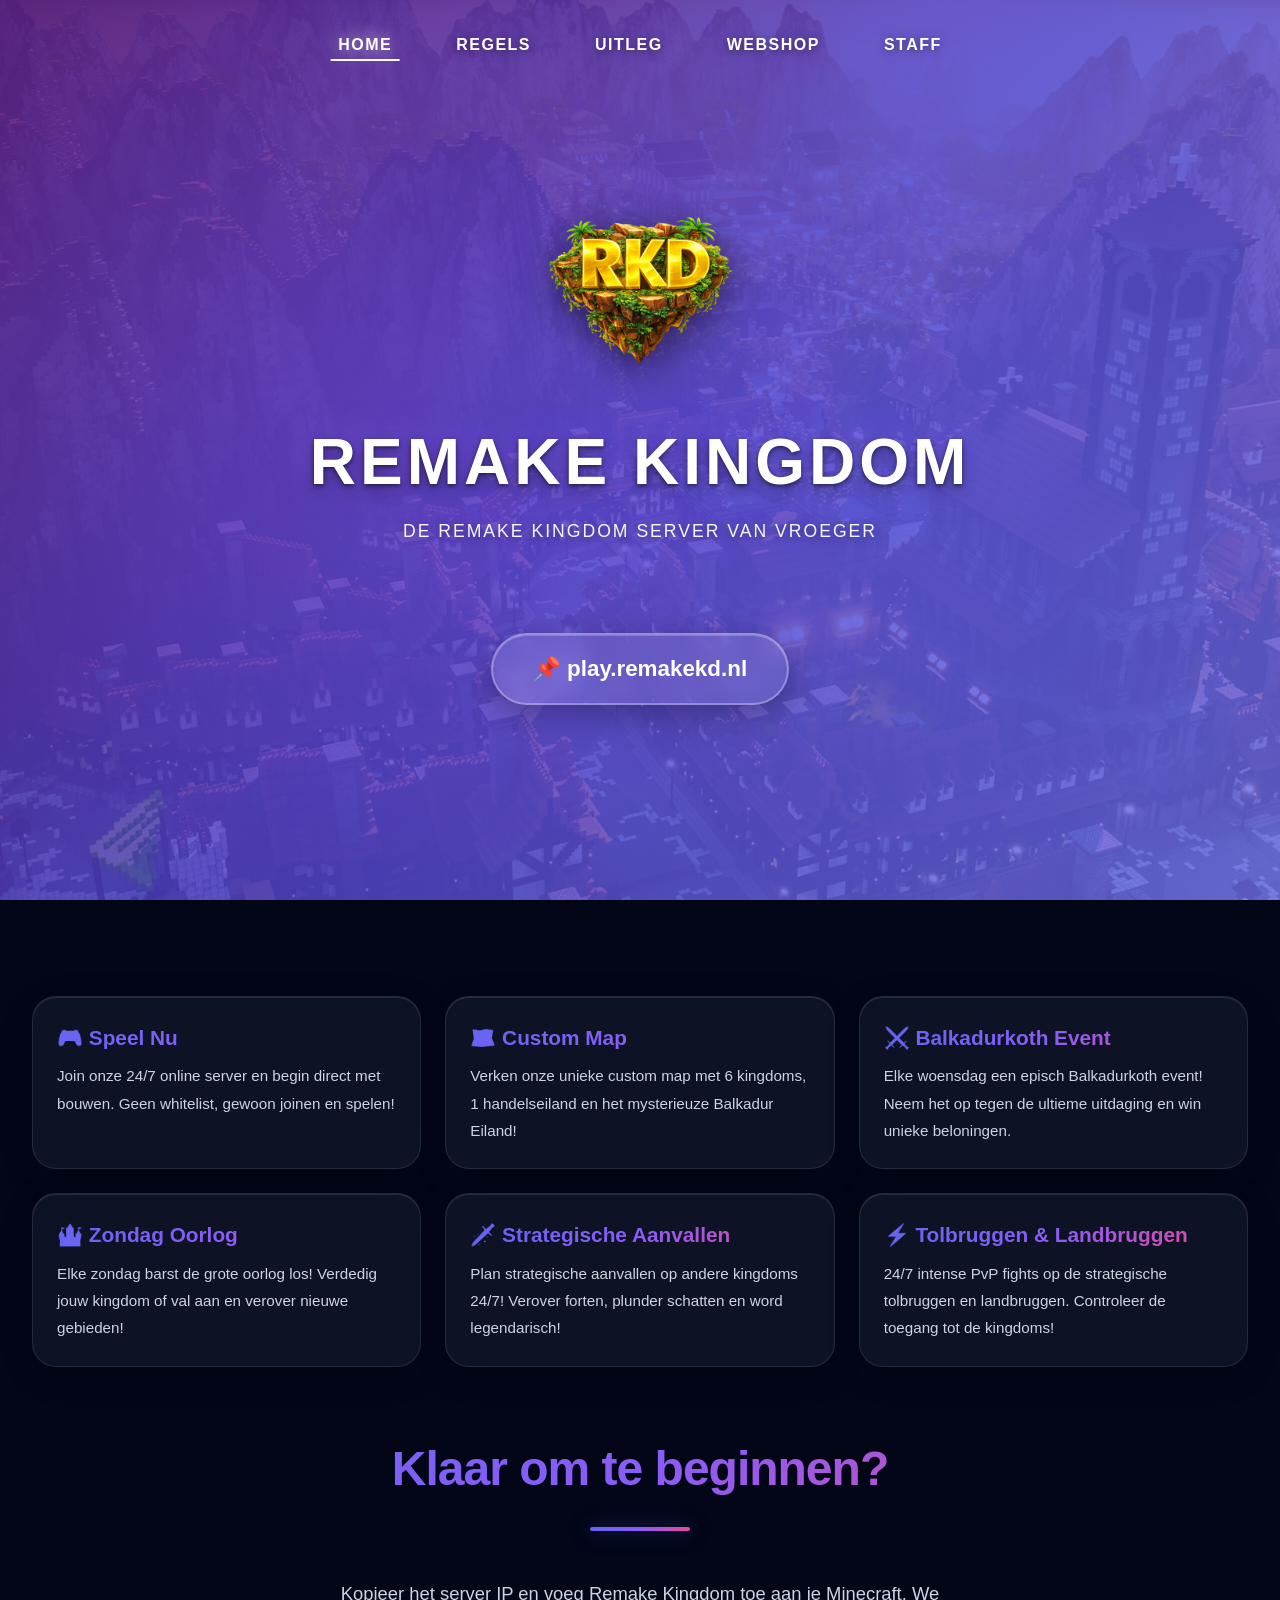
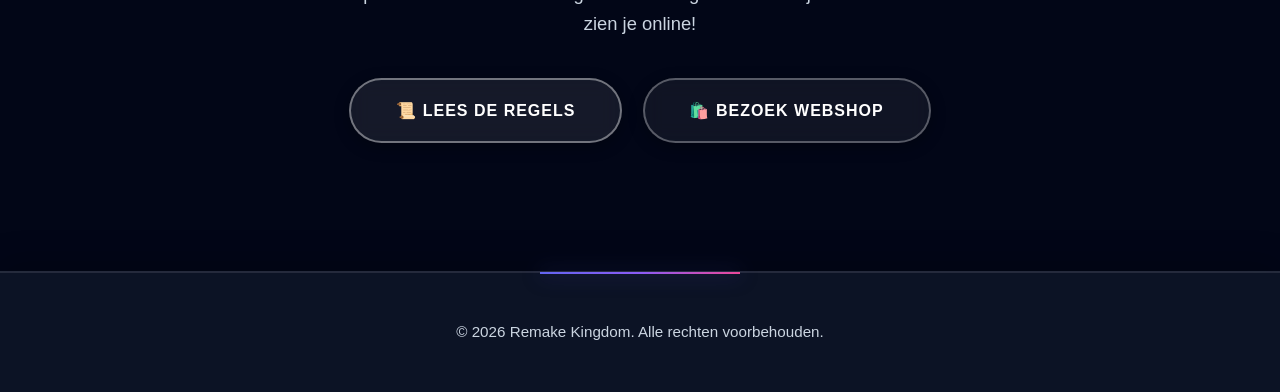
<file: index.html>
<!DOCTYPE html>
<html lang="nl">
<head>
    <meta charset="UTF-8">
    <meta name="viewport" content="width=device-width, initial-scale=1.0">
    <title>Remake Kingdom - Minecraft Server</title>
    <link rel="stylesheet" href="styles.css">
</head>
<body>
    <nav>
        <div class="nav-container">
            <ul class="nav-links">
                <li><a href="index.html" class="active">Home</a></li>
                <li><a href="regels.html">Regels</a></li>
                <li><a href="uitleg.html">Uitleg</a></li>
                <li><a href="webshop.html">Webshop</a></li>
                <li><a href="staff.html">Staff</a></li>
            </ul>
        </div>
    </nav>

    <section class="hero fade-in">
        <img src="assets/logo.png" alt="RKD Logo" class="hero-logo">
        <h1>Remake Kingdom</h1>
        <p>De Remake Kingdom server van vroeger</p>
        <div class="server-ip" onclick="copyIP()">
            📌 play.remakekd.nl
        </div>
    </section>

    <div class="container">
        <div class="cards">
            <div class="card fade-in">
                <h2>🎮 Speel Nu</h2>
                <p>Join onze 24/7 online server en begin direct met bouwen. Geen whitelist, gewoon joinen en spelen!</p>
            </div>

            <div class="card fade-in">
                <h2>🗺️ Custom Map</h2>
                <p>Verken onze unieke custom map met 6 kingdoms, 1 handelseiland en het mysterieuze Balkadur Eiland!</p>
            </div>

            <div class="card fade-in">
                <h2>⚔️ Balkadurkoth Event</h2>
                <p>Elke woensdag een episch Balkadurkoth event! Neem het op tegen de ultieme uitdaging en win unieke beloningen.</p>
            </div>

            <div class="card fade-in">
                <h2>🏰 Zondag Oorlog</h2>
                <p>Elke zondag barst de grote oorlog los! Verdedig jouw kingdom of val aan en verover nieuwe gebieden!</p>
            </div>

            <div class="card fade-in">
                <h2>🗡️ Strategische Aanvallen</h2>
                <p>Plan strategische aanvallen op andere kingdoms 24/7! Verover forten, plunder schatten en word legendarisch!</p>
            </div>

            <div class="card fade-in">
                <h2>⚡ Tolbruggen & Landbruggen</h2>
                <p>24/7 intense PvP fights op de strategische tolbruggen en landbruggen. Controleer de toegang tot de kingdoms!</p>
            </div>
        </div>

        <div style="text-align: center; margin-top: 4rem;">
            <h2 class="section-title">Klaar om te beginnen?</h2>
            <p style="color: var(--text-secondary); margin-bottom: 2.5rem; font-size: 1.15rem; max-width: 600px; margin-left: auto; margin-right: auto;">
                Kopieer het server IP en voeg Remake Kingdom toe aan je Minecraft. We zien je online!
            </p>
            <a href="regels.html" class="btn">📜 Lees de Regels</a>
            <a href="webshop.html" class="btn btn-secondary" style="margin-left: 1rem;">🛍️ Bezoek Webshop</a>
        </div>
    </div>

    <footer>
        <p>&copy; 2026 Remake Kingdom. Alle rechten voorbehouden.</p>
    </footer>

    <script>
        function copyIP() {
            const ip = 'play.remakekd.nl';
            navigator.clipboard.writeText(ip).then(() => {
                // Create modern notification
                const notification = document.createElement('div');
                notification.textContent = '✅ Server IP gekopieerd!';
                notification.style.cssText = `
                    position: fixed;
                    top: 100px;
                    left: 50%;
                    transform: translateX(-50%);
                    background: rgba(16, 185, 129, 0.95);
                    backdrop-filter: blur(20px);
                    color: white;
                    padding: 1rem 2rem;
                    border-radius: 16px;
                    font-weight: 600;
                    z-index: 10000;
                    box-shadow: 0 8px 32px rgba(16, 185, 129, 0.4);
                    animation: slideDown 0.4s ease-out;
                `;
                document.body.appendChild(notification);
                setTimeout(() => {
                    notification.style.animation = 'slideUp 0.4s ease-out';
                    setTimeout(() => notification.remove(), 400);
                }, 2000);
            });
        }

        // Add CSS animations
        const style = document.createElement('style');
        style.textContent = `
            @keyframes slideDown {
                from { opacity: 0; transform: translate(-50%, -20px); }
                to { opacity: 1; transform: translate(-50%, 0); }
            }
            @keyframes slideUp {
                from { opacity: 1; transform: translate(-50%, 0); }
                to { opacity: 0; transform: translate(-50%, -20px); }
            }
        `;
        document.head.appendChild(style);

        // Fade in animation on load
        document.addEventListener('DOMContentLoaded', () => {
            const cards = document.querySelectorAll('.card');
            cards.forEach((card, index) => {
                setTimeout(() => {
                    card.style.opacity = '0';
                    card.style.transform = 'translateY(20px)';
                    card.style.transition = 'all 0.6s ease-out';
                    setTimeout(() => {
                        card.style.opacity = '1';
                        card.style.transform = 'translateY(0)';
                    }, 50);
                }, index * 100);
            });
        });
    </script>
</body>
</html>
</file>
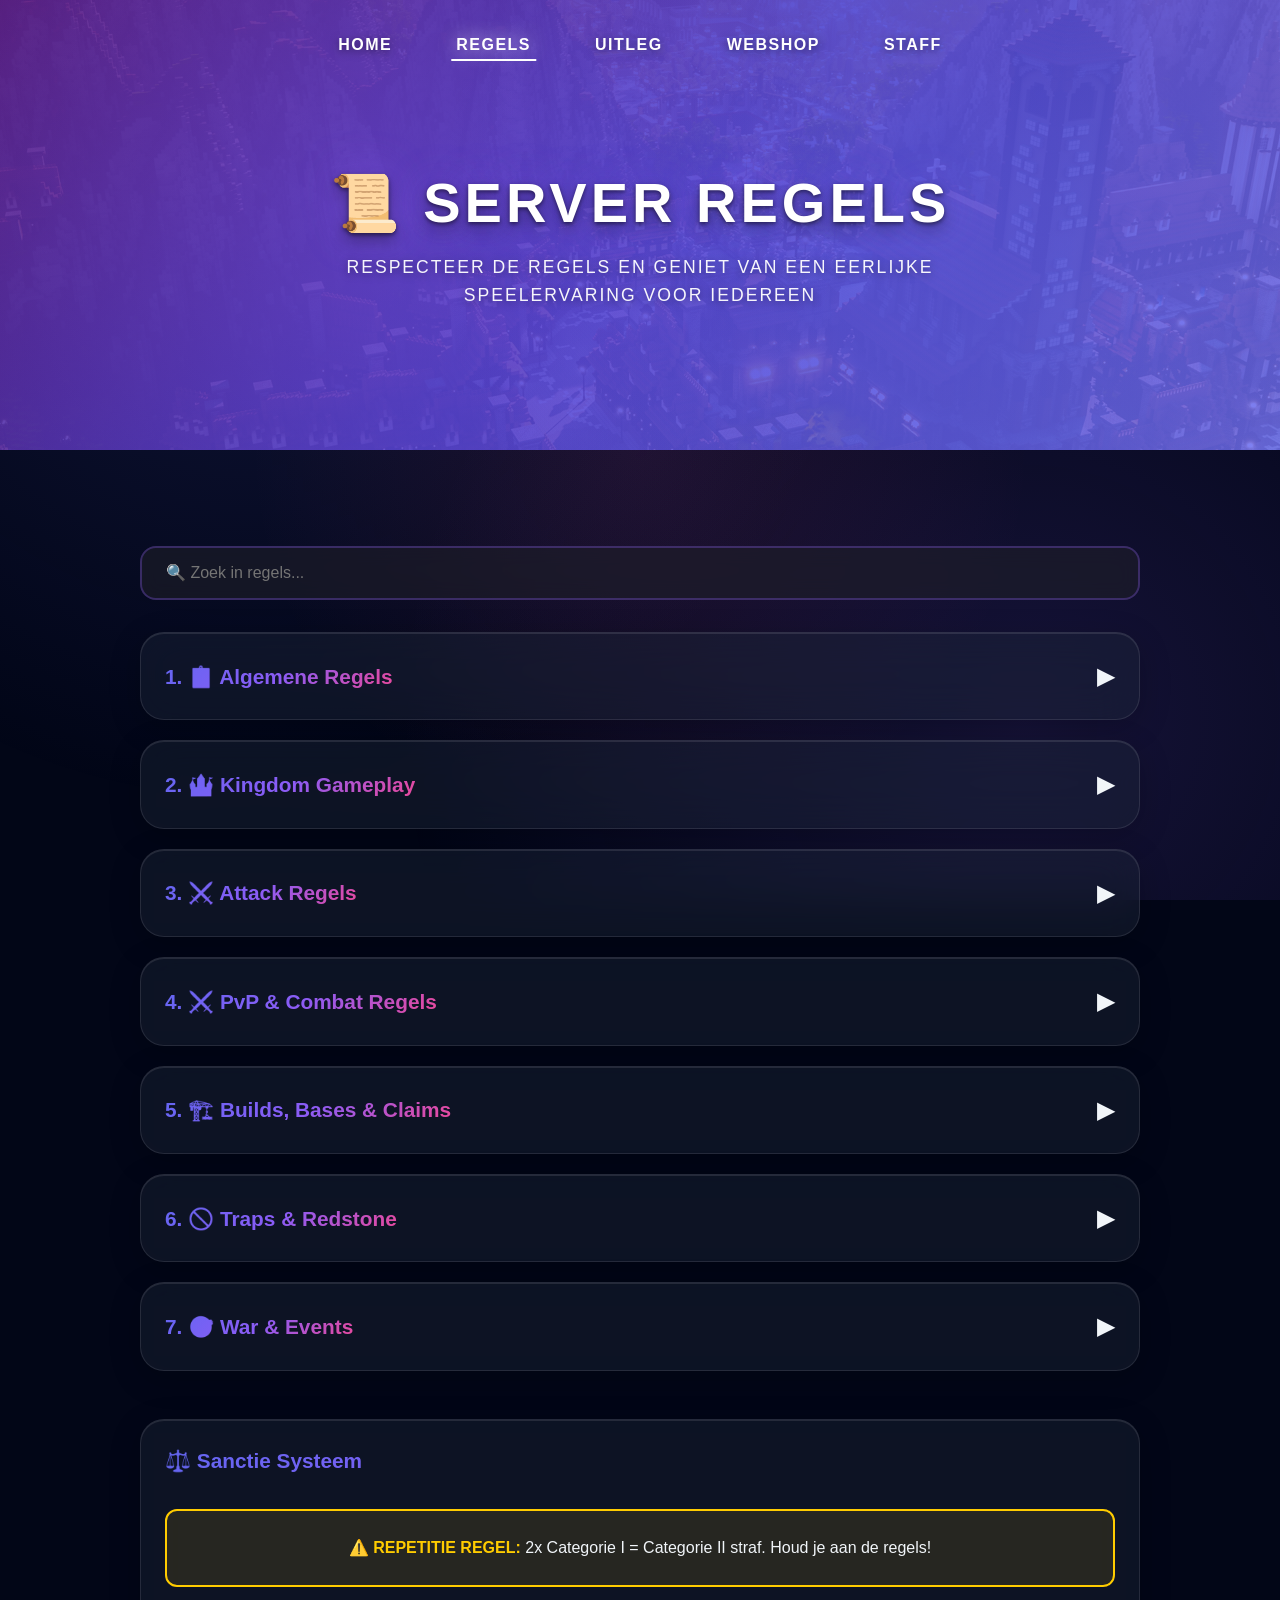
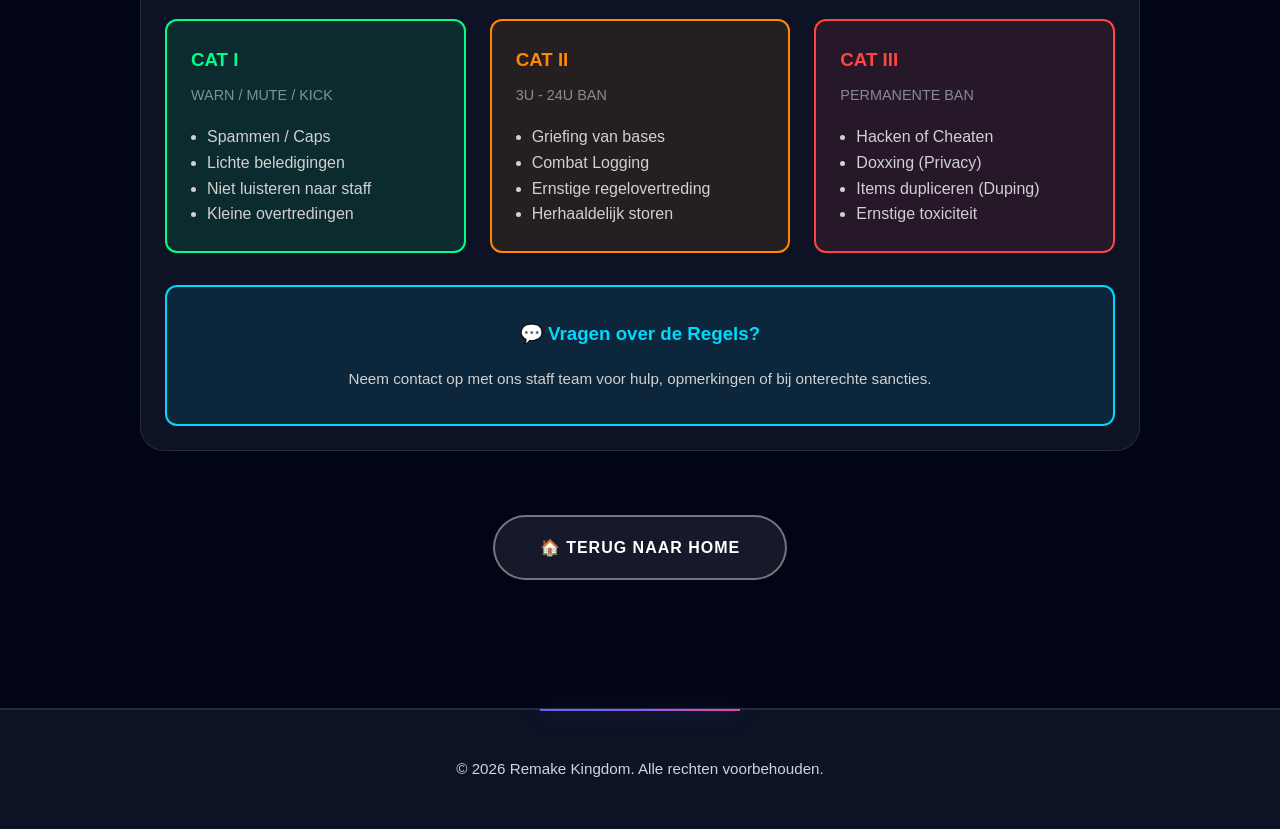
<file: regels.html>
<!DOCTYPE html>
<html lang="nl">
<head>
    <meta charset="UTF-8">
    <meta name="viewport" content="width=device-width, initial-scale=1.0">
    <title>Regels - Remake Kingdom</title>
    <link rel="stylesheet" href="styles.css">
</head>
<body>
    <nav>
        <div class="nav-container">
            <ul class="nav-links">
                <li><a href="index.html">Home</a></li>
                <li><a href="regels.html" class="active">Regels</a></li>
                <li><a href="uitleg.html">Uitleg</a></li>
                <li><a href="webshop.html">Webshop</a></li>
                <li><a href="staff.html">Staff</a></li>
            </ul>
        </div>
    </nav>

    <section class="hero page-hero fade-in">
        <h1>📜 Server Regels</h1>
        <p>Respecteer de regels en geniet van een eerlijke speelervaring voor iedereen</p>
    </section>

    <div class="container">
        <!-- Search Bar -->
        <div class="search-container" style="max-width: 1000px; margin: 0 auto 2rem;">
            <input type="text" id="rulesSearch" placeholder="🔍 Zoek in regels..." style="width: 100%; padding: 1rem 1.5rem; border-radius: 16px; border: 2px solid rgba(139, 92, 246, 0.3); background: rgba(30, 30, 40, 0.6); backdrop-filter: blur(10px); color: var(--text-primary); font-size: 1rem; font-family: 'Poppins', sans-serif; transition: all 0.3s ease;">
        </div>

        <!-- 1. Algemene Regels -->
        <div class="rules-section card fade-in" data-keywords="algemeen respect cheaten hacken spam staff reclame chat nederlands engels bug abuse griefing account delen regels" style="max-width: 1000px; margin: 0 auto 1.25rem;">
            <div class="collapsible-header" style="cursor: pointer; display: flex; justify-content: space-between; align-items: center; user-select: none;">
                <h2 style="margin: 0;">1. 📋 Algemene Regels</h2>
                <span class="collapse-icon" style="font-size: 1.5rem; transition: transform 0.3s ease; color: var(--accent);">▶</span>
            </div>
            <div class="collapsible-content" style="max-height: 0; overflow: hidden; transition: max-height 0.4s ease;">
                <ul class="rules-list" style="margin-top: 0.75rem;">
                    <li><strong>1. Respecteer iedereen</strong><br>Wees vriendelijk en behulpzaam. Geen schelden, discriminatie, pesten of doelbewuste provocatie. Iedereen moet zich veilig voelen.</li>
                    <li><strong>2. Niet cheaten of hacken</strong><br>Gebruik geen hacks, mods, clients of tools die een oneerlijk voordeel geven (x-ray, speed, fly, etc.). Het is ook verboden om anderen te helpen cheaten.</li>
                    <li><strong>3. Geen spam</strong><br>Spam niet in chat of in channels. Dit betekent: herhaald dezelfde berichten, CAPS LOCK, ongevraagde @mentions en reclame.</li>
                    <li><strong>4. Luister naar staff</strong><br>Volg de instructies van staff op, ook als je het er niet mee eens bent. Discussies kunnen later via privé met een moderator of admin.</li>
                    <li><strong>5. Geen reclame</strong><br>Geen reclame voor andere Minecraft servers, websites, Discord-servers of producten zonder duidelijke toestemming van staff.</li>
                    <li><strong>6. Nederlands of Engels in publieke chat</strong><br>Om iedereen mee te laten doen, spreken we in de algemene chat Nederlands of Engels. In privégesprekken mag uiteraard een andere taal.</li>
                    <li><strong>7. Geen bug abuse</strong><br>Als je een bug, glitch of exploit vindt, meld dit dan direct aan staff. Het is verboden om dit te gebruiken voor persoonlijk voordeel.</li>
                    <li><strong>8. Houd het leuk voor iedereen</strong><br>Denk na over je gedrag: als iets anderen stoort of harm kan veroorzaken, laat het dan. We spelen samen, dus wees respectvol.</li>
                    <li><strong>9. Geen griefing</strong><br>Verniel of steel niets van anderen zonder vooraf toestemming. Dit geldt voor basis, farms, boten, etc.</li>
                    <li><strong>10. Geen account-sharing</strong><br>Deel je account niet met anderen. Jij bent verantwoordelijk voor alles wat er met je account gebeurt.</li>
                </ul>
            </div>
        </div>

        <!-- 2. Kingdom Gameplay -->
        <div class="rules-section card fade-in" style="max-width: 1000px; margin: 0 auto 1.25rem;">
            <div class="collapsible-header" style="cursor: pointer; display: flex; justify-content: space-between; align-items: center; user-select: none;">
                <h2 style="margin: 0;">2. 🏰 Kingdom Gameplay</h2>
                <span class="collapse-icon" style="font-size: 1.5rem; transition: transform 0.3s ease; color: var(--accent);">▶</span>
            </div>
            <div class="collapsible-content" style="max-height: 0; overflow: hidden; transition: max-height 0.4s ease;">
                <ul class="rules-list" style="margin-top: 0.75rem;">
                    <li><strong>1. Kingdom Systeem</strong><br>Elke speler behoort tot één van de 6 Kingdoms. Je kingdom bepaalt je team, bondgenoten en vijanden.</li>
                    <li><strong>2. Tolbruggen & Landbruggen</strong><br>Deze strategische punten zijn 24/7 PvP-zones. Controleer deze voor extra voordelen voor je kingdom!</li>
                    <li><strong>3. Kingdom Oorlogen</strong><br>Elke zondag is er een grote oorlog tussen alle kingdoms. Verdedig je territorium en val anderen aan!</li>
                    <li><strong>4. Balkadurkoth Event</strong><br>Elke woensdag vindt dit epische event plaats. Team samen om de ultieme uitdaging te overwinnen.</li>
                    <li><strong>5. Strategische Aanvallen</strong><br>24/7 strategische aanvallen op andere kingdoms zijn toegestaan in aangewezen PvP-gebieden.</li>
                    <li><strong>6. Handelseiland</strong><br>Het neutrale handelseiland is een veilige haven waar PvP uitgeschakeld is. Hier kun je veilig handelen.</li>
                    <li><strong>7. Kingdom Claims</strong><br>Elk kingdom heeft zijn eigen territorium. Respecteer de grenzen tenzij je officieel in oorlog bent.</li>
                    <li><strong>8. Resource Controle</strong><br>Bepaalde resources zijn schaars en moeten bevochten worden. Dit zorgt voor natuurlijke conflicten tussen kingdoms.</li>
                </ul>
            </div>
        </div>

        <!-- 3. Attack Regels -->
        <div class="rules-section card fade-in" data-keywords="attack attacks attacken tijden hertogen koning 12:00 00:00 45 minuten screenshot aanval channel" style="max-width: 1000px; margin: 0 auto 1.25rem;">
            <div class="collapsible-header" style="cursor: pointer; display: flex; justify-content: space-between; align-items: center; user-select: none;">
                <h2 style="margin: 0;">3. ⚔️ Attack Regels</h2>
                <span class="collapse-icon" style="font-size: 1.5rem; transition: transform 0.3s ease; color: var(--accent);">▶</span>
            </div>
            <div class="collapsible-content" style="max-height: 0; overflow: hidden; transition: max-height 0.4s ease;">
                <ul class="rules-list" style="margin-top: 0.75rem;">
                    <li>
                        <strong>Attack-tijden</strong><br>
                        Attacks mogen alleen worden gestart tussen <strong>12:00 en 00:00</strong>. Start je attack niet later dan 23:15 zodat de volledige 45 minuten door kunnen lopen.
                    </li>
                    <li>
                        <strong>Wie mag attacken?</strong><br>
                        Alleen <strong>Hertogen</strong> of <strong>Koning(en)</strong> mogen een attack starten. Een <strong>General</strong> mag niet zonder toestemming van een koning of hertog.
                    </li>
                    <li>
                        <strong>Maximum attacks per dag</strong><br>
                        Er zijn maximaal <strong>2 attacks per dag</strong> toegestaan per kingdom. Plan deze met je rank en voorkom dat je laat op de dag nog een tweede attack start.
                    </li>
                    <li>
                        <strong>Aankondiging &amp; voorbereiding</strong><br>
                        Meld een attack minimaal <strong>30 minuten van tevoren</strong> in het daarvoor bestemde Discord-kanaal. Zorg dat je aanvalsteam klaar is en dat iedereen weet wat de regels zijn.
                    </li>
                    <li>
                        <strong>Regels tijdens de attack</strong><br>
                        - Een kingdom lead moet tijdens de hele attack op het land blijven. Als de lead verdwijnt stopt de attack voor de rest van het team. <br>
                        - Geen gebruik van glitches, /log, of out-of-bounds om te ontsnappen of voor een voordeel. <br>
                        - Na het einde van de attack blijven gebruikers in het gebied niet zomaar hangen; verlaat het land en maak ruimte voor nieuwe aanvallen.
                    </li>
                    <li>
                        <strong>Beperkingen</strong><br>
                        Als iemand doodgaat, mag er <strong>geen vervanger</strong> het land op. Ook mag je tijdens een attack geen items van anderen stelen buiten de afspraken om (bijv. via traps of verborgen chests).
                    </li>
                </ul>

                <div style="background: rgba(236, 72, 153, 0.1); padding: 2rem; border-radius: 12px; margin-top: 2rem; border-left: 4px solid #ec4899;">
                    <h3 style="color: #ec4899; margin-bottom: 1rem;">📸 LET OP: Screenshot Vereisten</h3>
                    <p style="color: var(--text-secondary); line-height: 1.9; margin-bottom: 1rem;">
                        Een leidinggevend maakt ten alle tijden een screen aan de grens van het kingdom die aangevallen gaat worden. Op dit screenshot staat <strong>/list</strong> met de aantallen van beide kingdoms. Daarnaast noteer je alle namen van de aanvallers in de chat met de /list.
                    </p>
                    <p style="color: var(--text-secondary); line-height: 1.9; margin-bottom: 1rem;">
                        Je zet deze screen in de <strong>#Aanval-Channel</strong> met het volgende format:
                    </p>
                    <div style="background: rgba(0, 0, 0, 0.3); padding: 1.5rem; border-radius: 8px; font-family: monospace; color: #fff; line-height: 1.8;">
                        Kingdom:<br>
                        Attack op:<br>
                        Aanvallers:<br>
                        Starttijd:<br>
                        Tijd land af:
                    </div>
                    <p style="color: var(--text-secondary); line-height: 1.9; margin-top: 1rem;">
                        Dit format moet <strong>voor de attack</strong> worden ingevuld en worden opgestuurd in #Aanval-Channel. Tevens is het voor de leidinggevenden van andere kingdoms niet toegestaan om hier voordelig gebruik van te maken door aan spelers een komende aanval door te geven.
                    </p>
                </div>
            </div>
        </div>

        <!-- 4. PvP & Combat -->
        <div class="rules-section card fade-in" style="max-width: 1000px; margin: 0 auto 1.25rem;">
            <div class="collapsible-header" style="cursor: pointer; display: flex; justify-content: space-between; align-items: center; user-select: none;">
                <h2 style="margin: 0;">4. ⚔️ PvP & Combat Regels</h2>
                <span class="collapse-icon" style="font-size: 1.5rem; transition: transform 0.3s ease; color: var(--accent);">▶</span>
            </div>
            <div class="collapsible-content" style="max-height: 0; overflow: hidden; transition: max-height 0.4s ease;">
                <ul class="rules-list" style="margin-top: 0.75rem;">
                    <li><strong>1. PvP Zones</strong><br>PvP alleen in aangewezen zones zoals tolbruggen, landbruggen en during events. Safe zones zijn safe zones - geen uitzonderingen.</li>
                    <li><strong>2. Eerlijk Vechten</strong><br>Gebruik geen hacks, mods of exploits tijdens PvP. Alleen skill en strategie bepalen de winnaar.</li>
                    <li><strong>3. Combat Logging Verbod</strong><br>Het uitloggen tijdens een gevecht om doodgaan te voorkomen is strikt verboden.</li>
                    <li><strong>4. Combat Timer</strong><br>Nadat je in gevecht bent geweest, moet je 60 seconden wachten voordat je veilig kunt uitloggen.</li>
                    <li><strong>5. Geen Spawn Killing</strong><br>Herhaaldelijk killen van spelers direct na respawn is niet toegestaan.</li>
                    <li><strong>6. Team Fights</strong><br>Kingdom vs Kingdom fights zijn toegestaan. Solo spelers kunnen zich aansluiten bij kingdoms.</li>
                    <li><strong>7. Fair Play</strong><br>Respecteer je tegenstander. Geen toxic gedrag in PvP, winnen en verliezen hoort erbij.</li>
                </ul>
            </div>
        </div>

        <!-- 5. Builds & Claims -->
        <div class="rules-section card fade-in" style="max-width: 1000px; margin: 0 auto 1.25rem;">
            <div class="collapsible-header" style="cursor: pointer; display: flex; justify-content: space-between; align-items: center; user-select: none;">
                <h2 style="margin: 0;">5. 🏗️ Builds, Bases & Claims</h2>
                <span class="collapse-icon" style="font-size: 1.5rem; transition: transform 0.3s ease; color: var(--accent);">▶</span>
            </div>
            <div class="collapsible-content" style="max-height: 0; overflow: hidden; transition: max-height 0.4s ease;">
                <ul class="rules-list" style="margin-top: 0.75rem;">
                    <li><strong>1. Base Claiming</strong><br>Claim je base met een duidelijk zichtbaar bordje met 'BASE - [naam]' om bescherming te krijgen.</li>
                    <li><strong>2. Claim Radius</strong><br>Een geclaimed base beschermt 50 blokken in elke richting (100x100 gebied totaal).</li>
                    <li><strong>3. Griefing Verbod</strong><br>Slopen, stelen of saboteren van geclaimed bases is strikt verboden, zelfs tijdens oorlog.</li>
                    <li><strong>4. Building Standards</strong><br>Bouw netjes en passend bij het Kingdom thema. Lelijke builds kunnen verwijderd worden.</li>
                    <li><strong>5. Underground Bases</strong><br>Ondergrondse bases zijn toegestaan, maar gebruik double fence gates i.p.v. deuren voor toegang.</li>
                    <li><strong>6. Farm Placement</strong><br>Plaats grote farms niet direct naast andere bases. Houd minimaal 100 blokken afstand.</li>
                    <li><strong>7. Abandoned Bases</strong><br>Bases van spelers die langer dan 14 dagen offline zijn kunnen door staff vrijgegeven worden.</li>
                </ul>
            </div>
        </div>

        <!-- 6. Traps -->
        <div class="rules-section card fade-in" style="max-width: 1000px; margin: 0 auto 1.25rem;">
            <div class="collapsible-header" style="cursor: pointer; display: flex; justify-content: space-between; align-items: center; user-select: none;">
                <h2 style="margin: 0;">6. 🚫 Traps & Redstone</h2>
                <span class="collapse-icon" style="font-size: 1.5rem; transition: transform 0.3s ease; color: var(--accent);">▶</span>
            </div>
            <div class="collapsible-content" style="max-height: 0; overflow: hidden; transition: max-height 0.4s ease;">
                <ul class="rules-list" style="margin-top: 0.75rem;">
                    <li><strong>1. Traps Volledig Verboden</strong><br>Alle vormen van traps zijn strikt verboden op Remake Kingdom. Dit geldt voor alle locaties en situaties.</li>
                    <li><strong>2. Geen PvP Traps</strong><br>Ook in PvP-zones zijn traps niet toegestaan. Gevecht moet eerlijk en direct zijn.</li>
                    <li><strong>3. Portal Safety</strong><br>Nether portals en andere teleportatie middelen zijn volledig veilig. Geen traps rondom portals.</li>
                    <li><strong>4. Redstone Automation</strong><br>Redstone machines voor automation zijn toegestaan, maar niet voor het maken van traps.</li>
                    <li><strong>5. TNT Verbod</strong><br>TNT mag niet gebruikt worden om andere spelers te schaden of hun bases aan te vallen.</li>
                    <li><strong>6. Sancties</strong><br>Het bouwen van traps resulteert in directe sancties en verwijdering van de constructie.</li>
                </ul>
            </div>
        </div>

        <!-- 7. Events & Wars -->
        <div class="rules-section card fade-in" style="max-width: 1000px; margin: 0 auto 1.25rem;">
            <div class="collapsible-header" style="cursor: pointer; display: flex; justify-content: space-between; align-items: center; user-select: none;">
                <h2 style="margin: 0;">7. 🎯 War & Events</h2>
                <span class="collapse-icon" style="font-size: 1.5rem; transition: transform 0.3s ease; color: var(--accent);">▶</span>
            </div>
            <div class="collapsible-content" style="max-height: 0; overflow: hidden; transition: max-height 0.4s ease;">
                <ul class="rules-list" style="margin-top: 0.75rem;">
                    <li><strong>1. Zondag Oorlog</strong><br>Elke zondag grote oorlog tussen alle kingdoms. Iedereen doet mee!</li>
                    <li><strong>2. Balkadurkoth Woensdag</strong><br>Wekelijkse PvE event waar kingdoms samenwerken tegen een gemeenschappelijke vijand.</li>
                    <li><strong>3. Event Regels</strong><br>Tijdens events gelden speciale regels. Luister naar de event organisatoren.</li>
                    <li><strong>4. Event Deelname</strong><br>Deelname aan events is sterk aangemoedigd maar niet verplicht.</li>
                    <li><strong>5. Victory Rewards</strong><br>Winnende kingdoms krijgen speciale voordelen en prijzen.</li>
                    <li><strong>6. Event Planning</strong><br>Grote events worden van tevoren aangekondigd in Discord.</li>
                </ul>
            </div>
        </div>

        <!-- Sanctie Systeem -->
        <div class="card fade-in" style="max-width: 1000px; margin: 3rem auto 0;">
            <h2 style="text-align: center; margin-bottom: 2rem; color: var(--accent);">⚖️ Sanctie Systeem</h2>
            
            <div class="warning-box" style="background: rgba(255, 204, 0, 0.1); border: 2px solid #ffcc00; border-radius: 12px; padding: 1.5rem; margin-bottom: 2rem; text-align: center;">
                <strong style="color: #ffcc00;">⚠️ REPETITIE REGEL:</strong> 2x Categorie I = Categorie II straf. Houd je aan de regels!
            </div>

            <div style="display: grid; grid-template-columns: repeat(auto-fit, minmax(280px, 1fr)); gap: 1.5rem; margin-bottom: 2rem;">
                <div class="sanctie-card" style="background: rgba(0, 255, 136, 0.1); border: 2px solid #00ff88; border-radius: 12px; padding: 1.5rem;">
                    <h3 style="color: #00ff88; margin: 0 0 0.5rem;">CAT I</h3>
                    <p style="margin: 0 0 1rem; opacity: 0.6; font-size: 0.9rem;">WARN / MUTE / KICK</p>
                    <ul style="margin: 0; padding-left: 1rem; color: #d1d1d1;">
                        <li>Spammen / Caps</li>
                        <li>Lichte beledigingen</li>
                        <li>Niet luisteren naar staff</li>
                        <li>Kleine overtredingen</li>
                    </ul>
                </div>
                
                <div class="sanctie-card" style="background: rgba(255, 136, 0, 0.1); border: 2px solid #ff8800; border-radius: 12px; padding: 1.5rem;">
                    <h3 style="color: #ff8800; margin: 0 0 0.5rem;">CAT II</h3>
                    <p style="margin: 0 0 1rem; opacity: 0.6; font-size: 0.9rem;">3U - 24U BAN</p>
                    <ul style="margin: 0; padding-left: 1rem; color: #d1d1d1;">
                        <li>Griefing van bases</li>
                        <li>Combat Logging</li>
                        <li>Ernstige regelovertreding</li>
                        <li>Herhaaldelijk storen</li>
                    </ul>
                </div>
                
                <div class="sanctie-card" style="background: rgba(255, 68, 68, 0.1); border: 2px solid #ff4444; border-radius: 12px; padding: 1.5rem;">
                    <h3 style="color: #ff4444; margin: 0 0 0.5rem;">CAT III</h3>
                    <p style="margin: 0 0 1rem; opacity: 0.6; font-size: 0.9rem;">PERMANENTE BAN</p>
                    <ul style="margin: 0; padding-left: 1rem; color: #d1d1d1;">
                        <li>Hacken of Cheaten</li>
                        <li>Doxxing (Privacy)</li>
                        <li>Items dupliceren (Duping)</li>
                        <li>Ernstige toxiciteit</li>
                    </ul>
                </div>
            </div>

            <div style="text-align: center; padding: 2rem; background: rgba(0, 217, 255, 0.1); border: 2px solid #00d9ff; border-radius: 12px;">
                <h3 style="color: #00d9ff; margin: 0 0 1rem;">💬 Vragen over de Regels?</h3>
                <p style="margin: 0; color: #d1d1d1;">Neem contact op met ons staff team voor hulp, opmerkingen of bij onterechte sancties.</p>
            </div>
        </div>

        <div style="text-align: center; margin-top: 4rem;">
            <a href="index.html" class="btn">🏠 Terug naar Home</a>
        </div>
    </div>

    <footer>
        <p>&copy; 2026 Remake Kingdom. Alle rechten voorbehouden.</p>
    </footer>

    <script>
        // Search functionality
        document.getElementById('rulesSearch').addEventListener('input', function(e) {
            const searchTerm = e.target.value.toLowerCase();
            const sections = document.querySelectorAll('.rules-section');
            
            sections.forEach(section => {
                const keywords = section.getAttribute('data-keywords') || '';
                const text = section.textContent.toLowerCase();
                
                if (keywords.includes(searchTerm) || text.includes(searchTerm) || searchTerm === '') {
                    section.style.display = 'block';
                } else {
                    section.style.display = 'none';
                }
            });
        });

        // Collapsible functionality - Fixed
        document.addEventListener('DOMContentLoaded', function() {
            const headers = document.querySelectorAll('.collapsible-header');
            
            headers.forEach(header => {
                header.addEventListener('click', function() {
                    const content = this.nextElementSibling;
                    const icon = this.querySelector('.collapse-icon');
                    const isOpen = content.style.maxHeight && content.style.maxHeight !== '0px';
                    
                    // Close all other sections first
                    headers.forEach(otherHeader => {
                        const otherContent = otherHeader.nextElementSibling;
                        const otherIcon = otherHeader.querySelector('.collapse-icon');
                        otherContent.style.maxHeight = '0px';
                        otherIcon.style.transform = 'rotate(0deg)';
                    });
                    
                    // Open this section if it was closed
                    if (!isOpen) {
                        content.style.maxHeight = content.scrollHeight + 'px';
                        icon.style.transform = 'rotate(90deg)';
                    }
                });
            });

            // Fade in animation
            const fadeElements = document.querySelectorAll('.fade-in');
            fadeElements.forEach((element, index) => {
                setTimeout(() => {
                    element.style.opacity = '0';
                    element.style.transform = 'translateY(20px)';
                    element.style.transition = 'all 0.6s ease-out';
                    setTimeout(() => {
                        element.style.opacity = '1';
                        element.style.transform = 'translateY(0)';
                    }, 50);
                }, index * 100);
            });
        });
    </script>
</body>
</html>
</file>
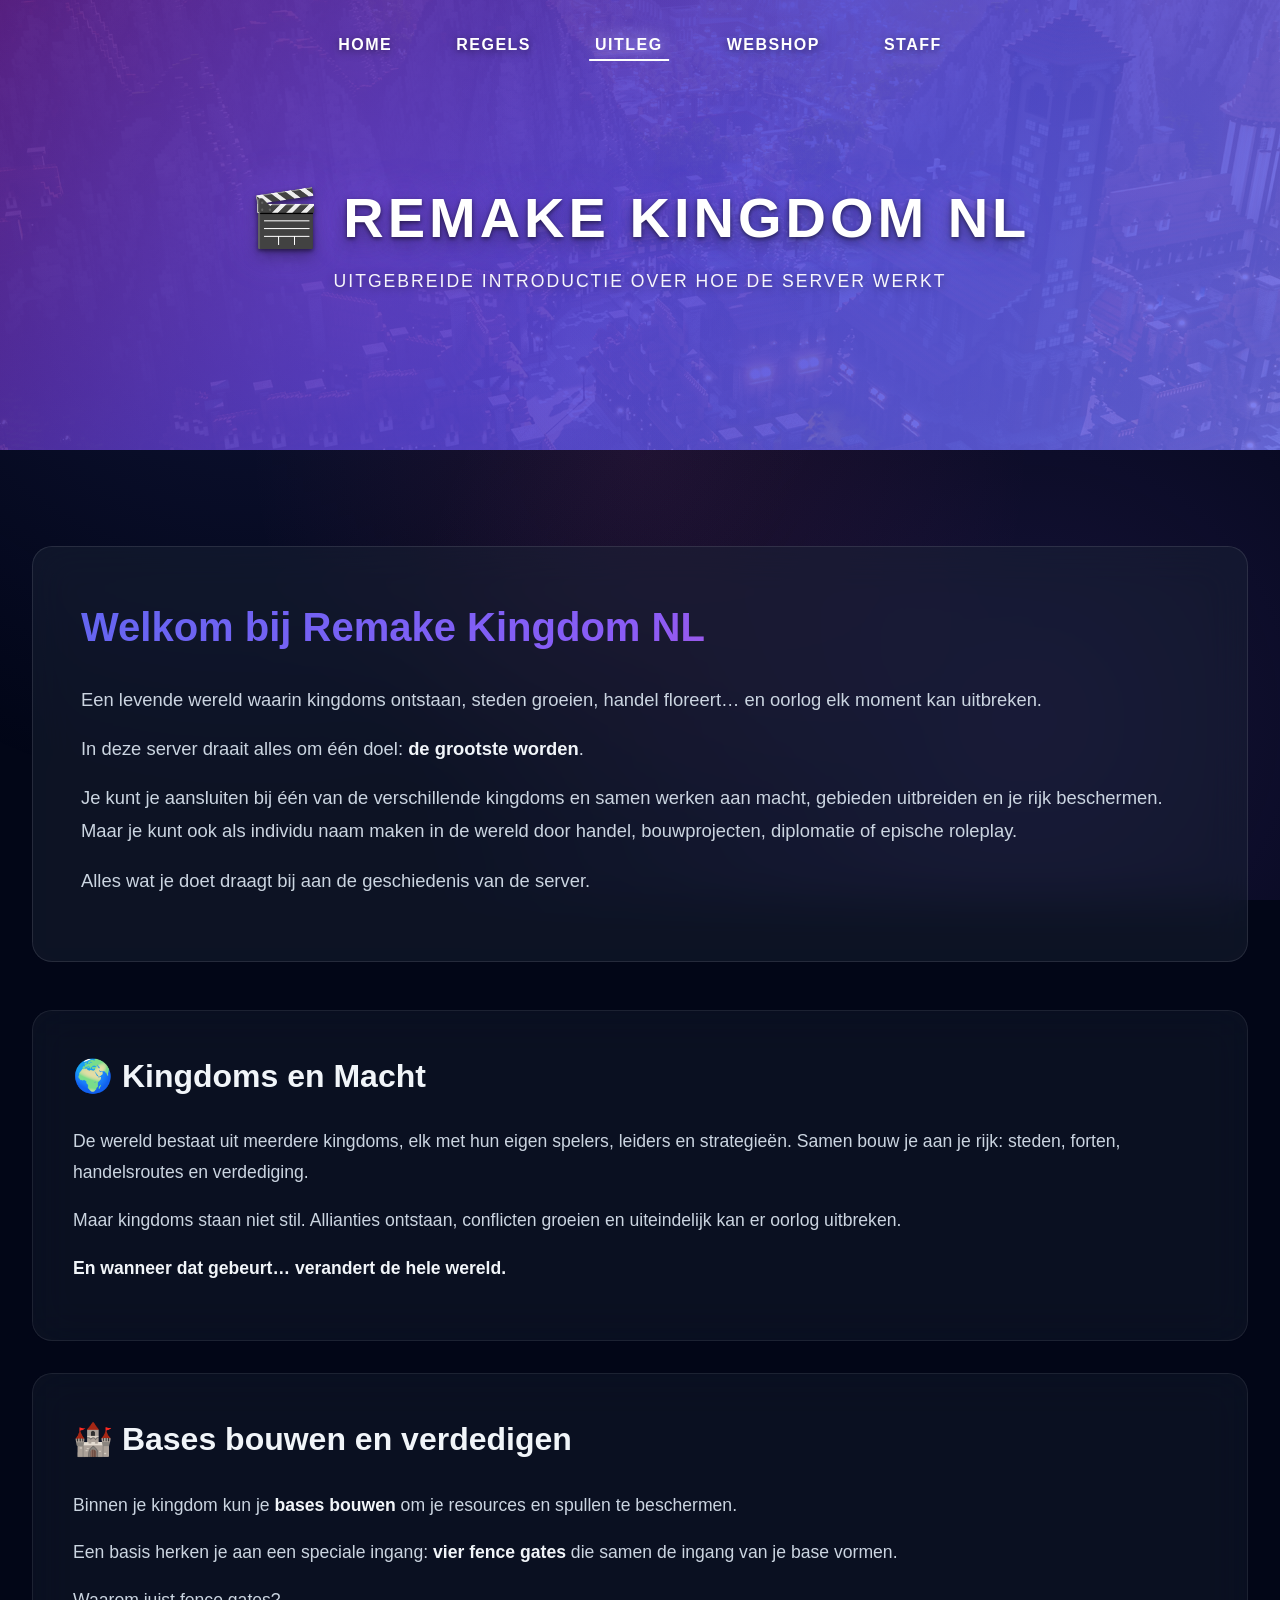
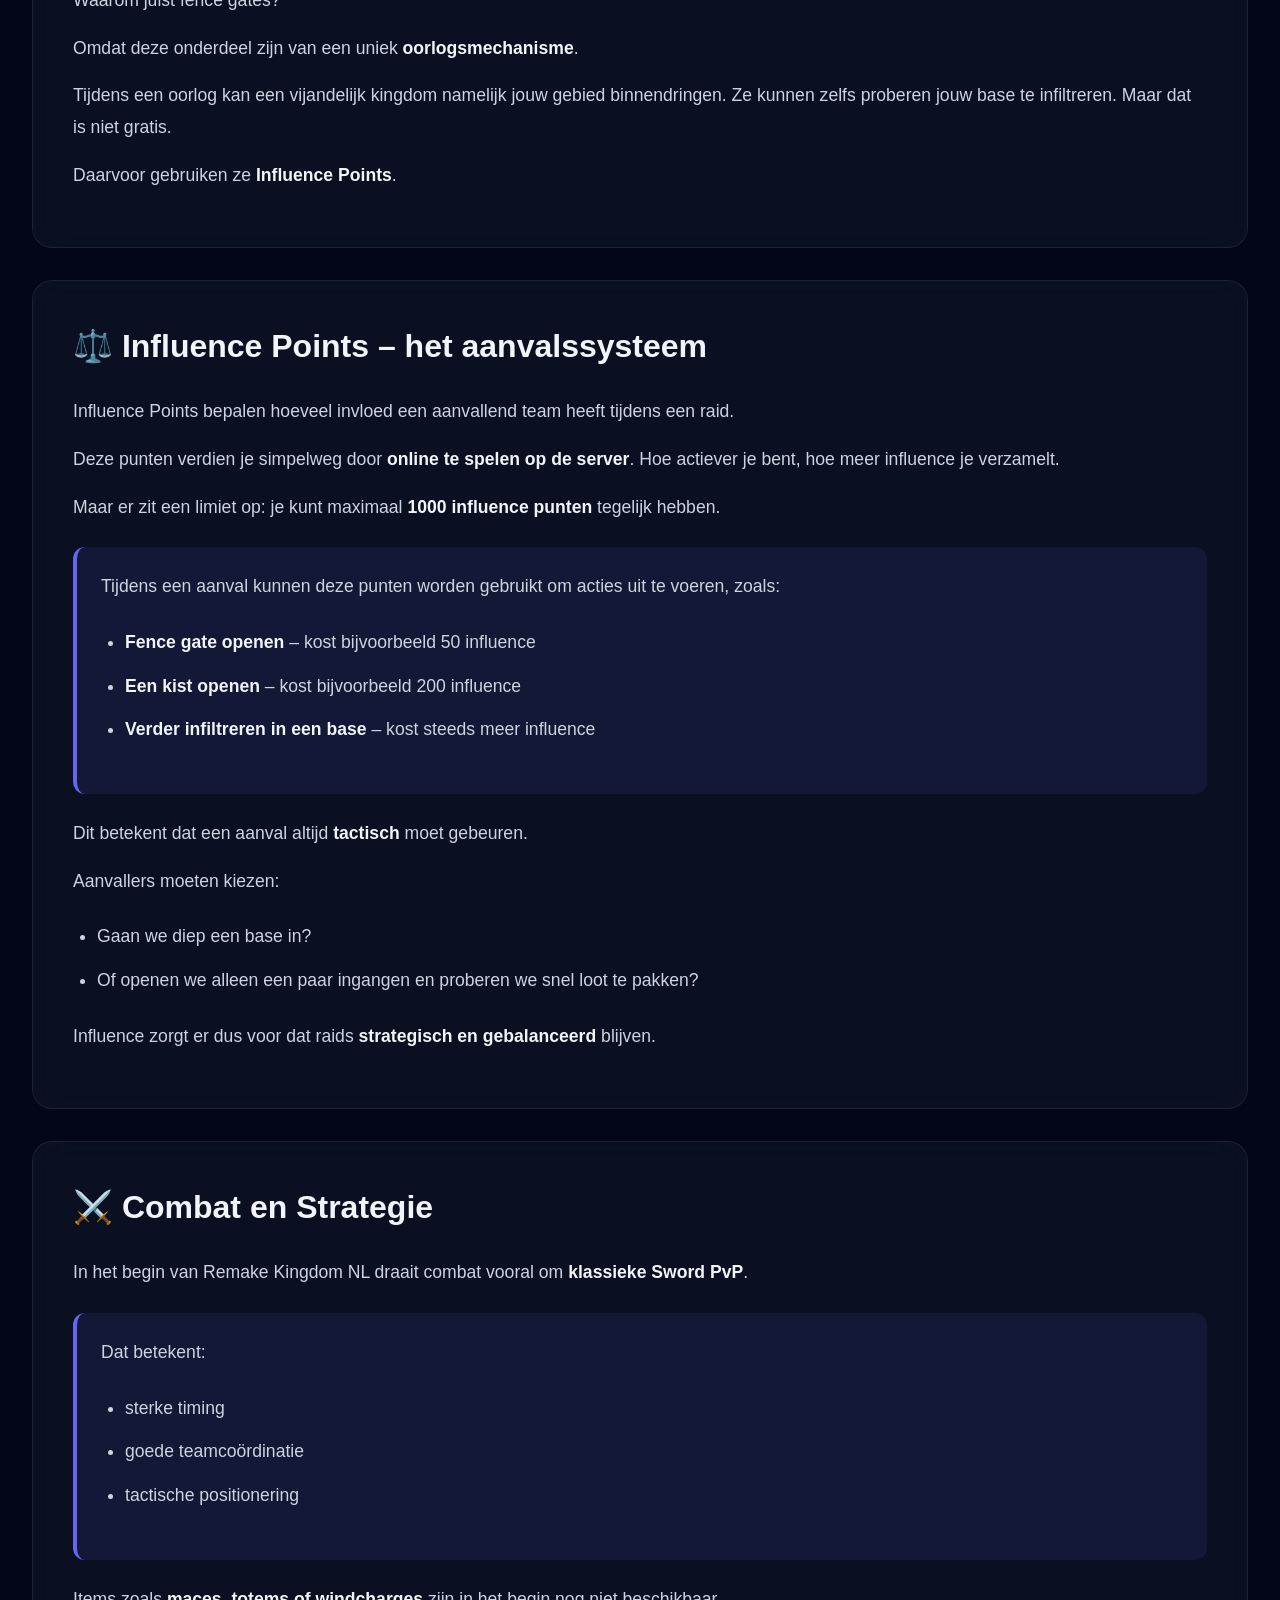
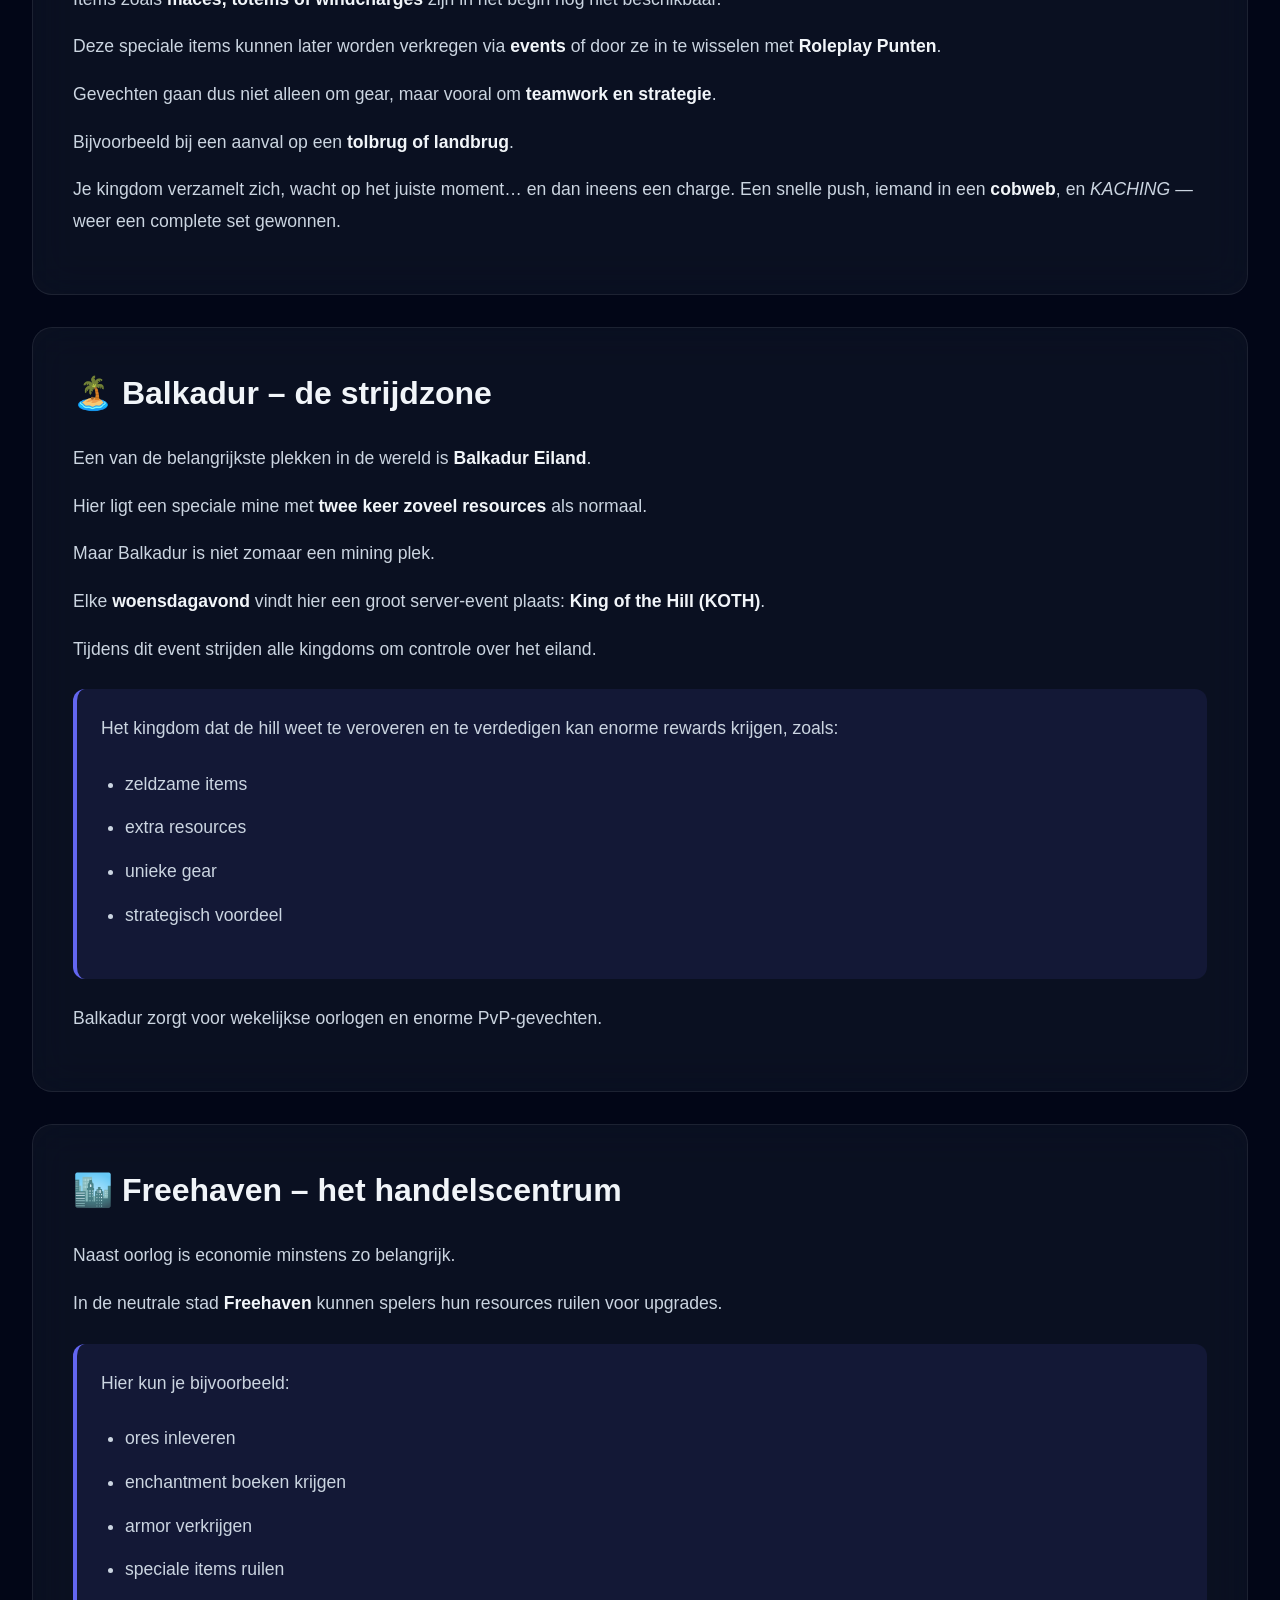
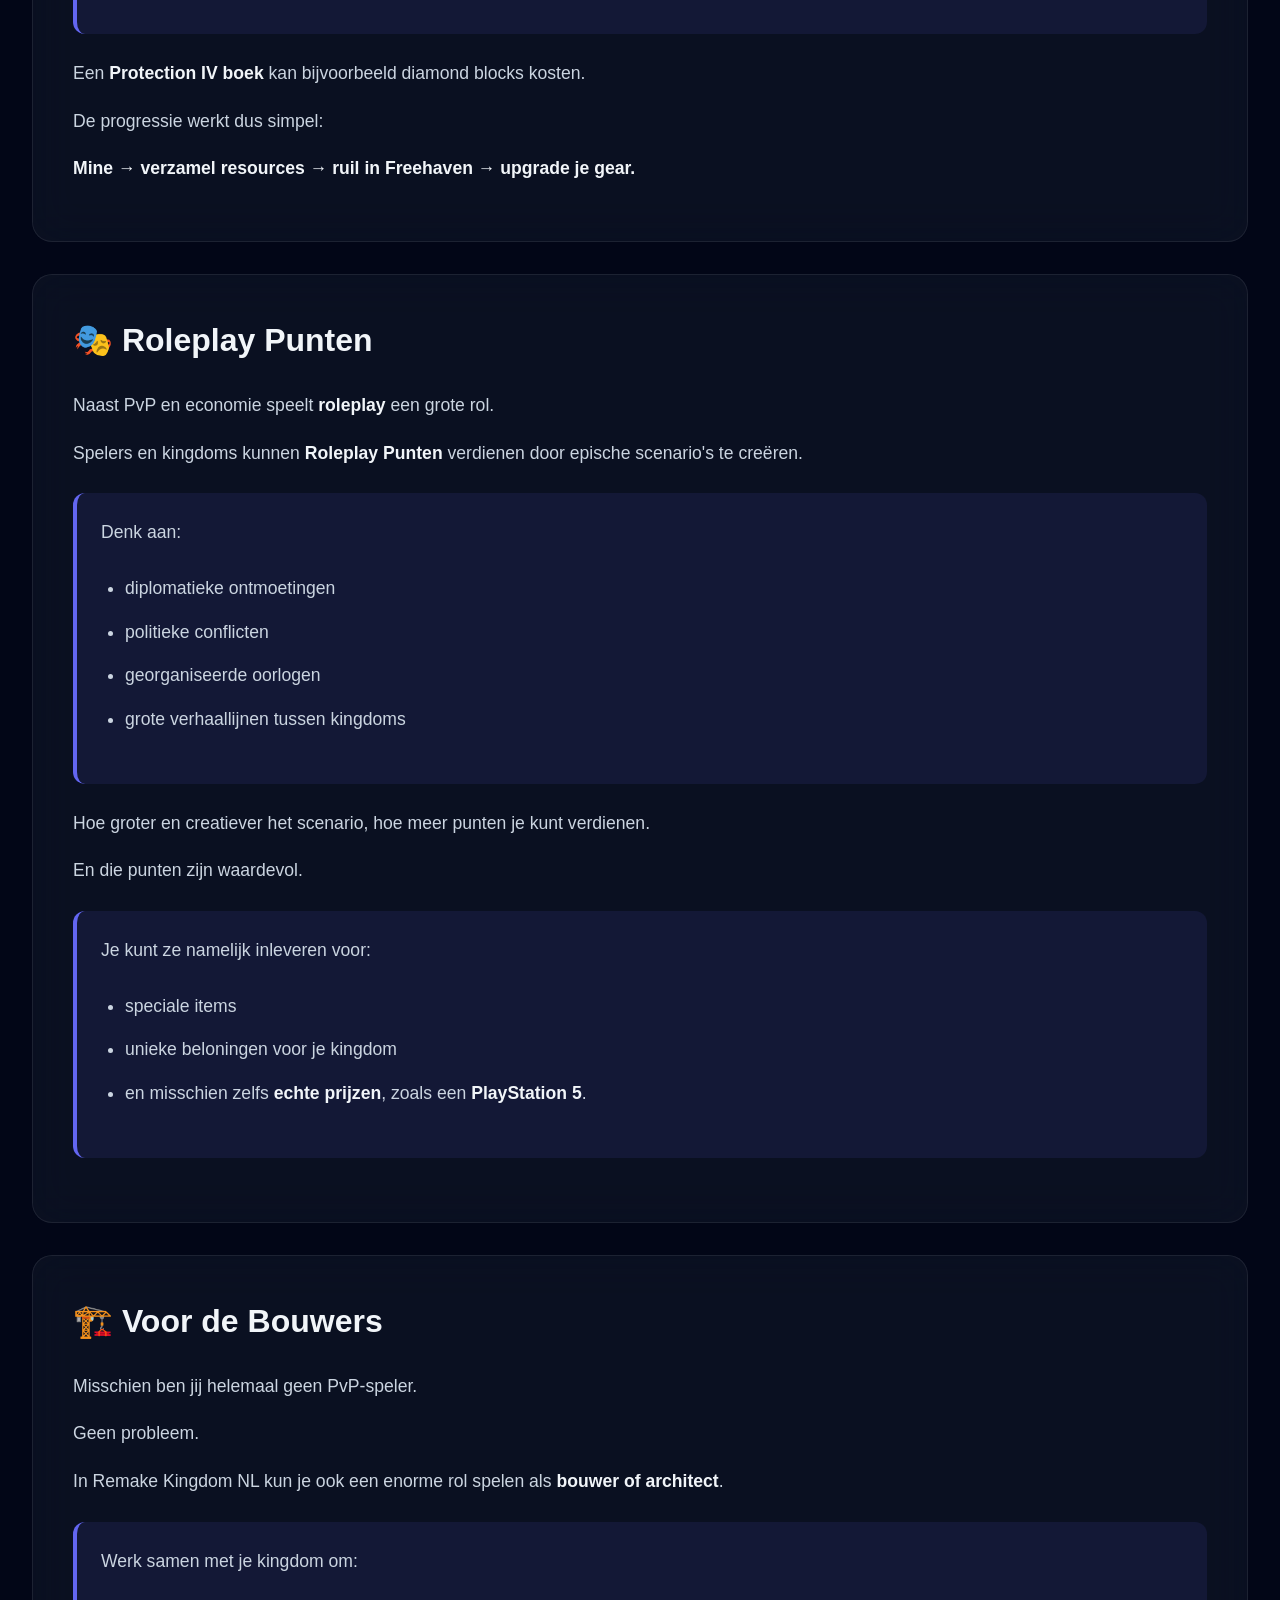
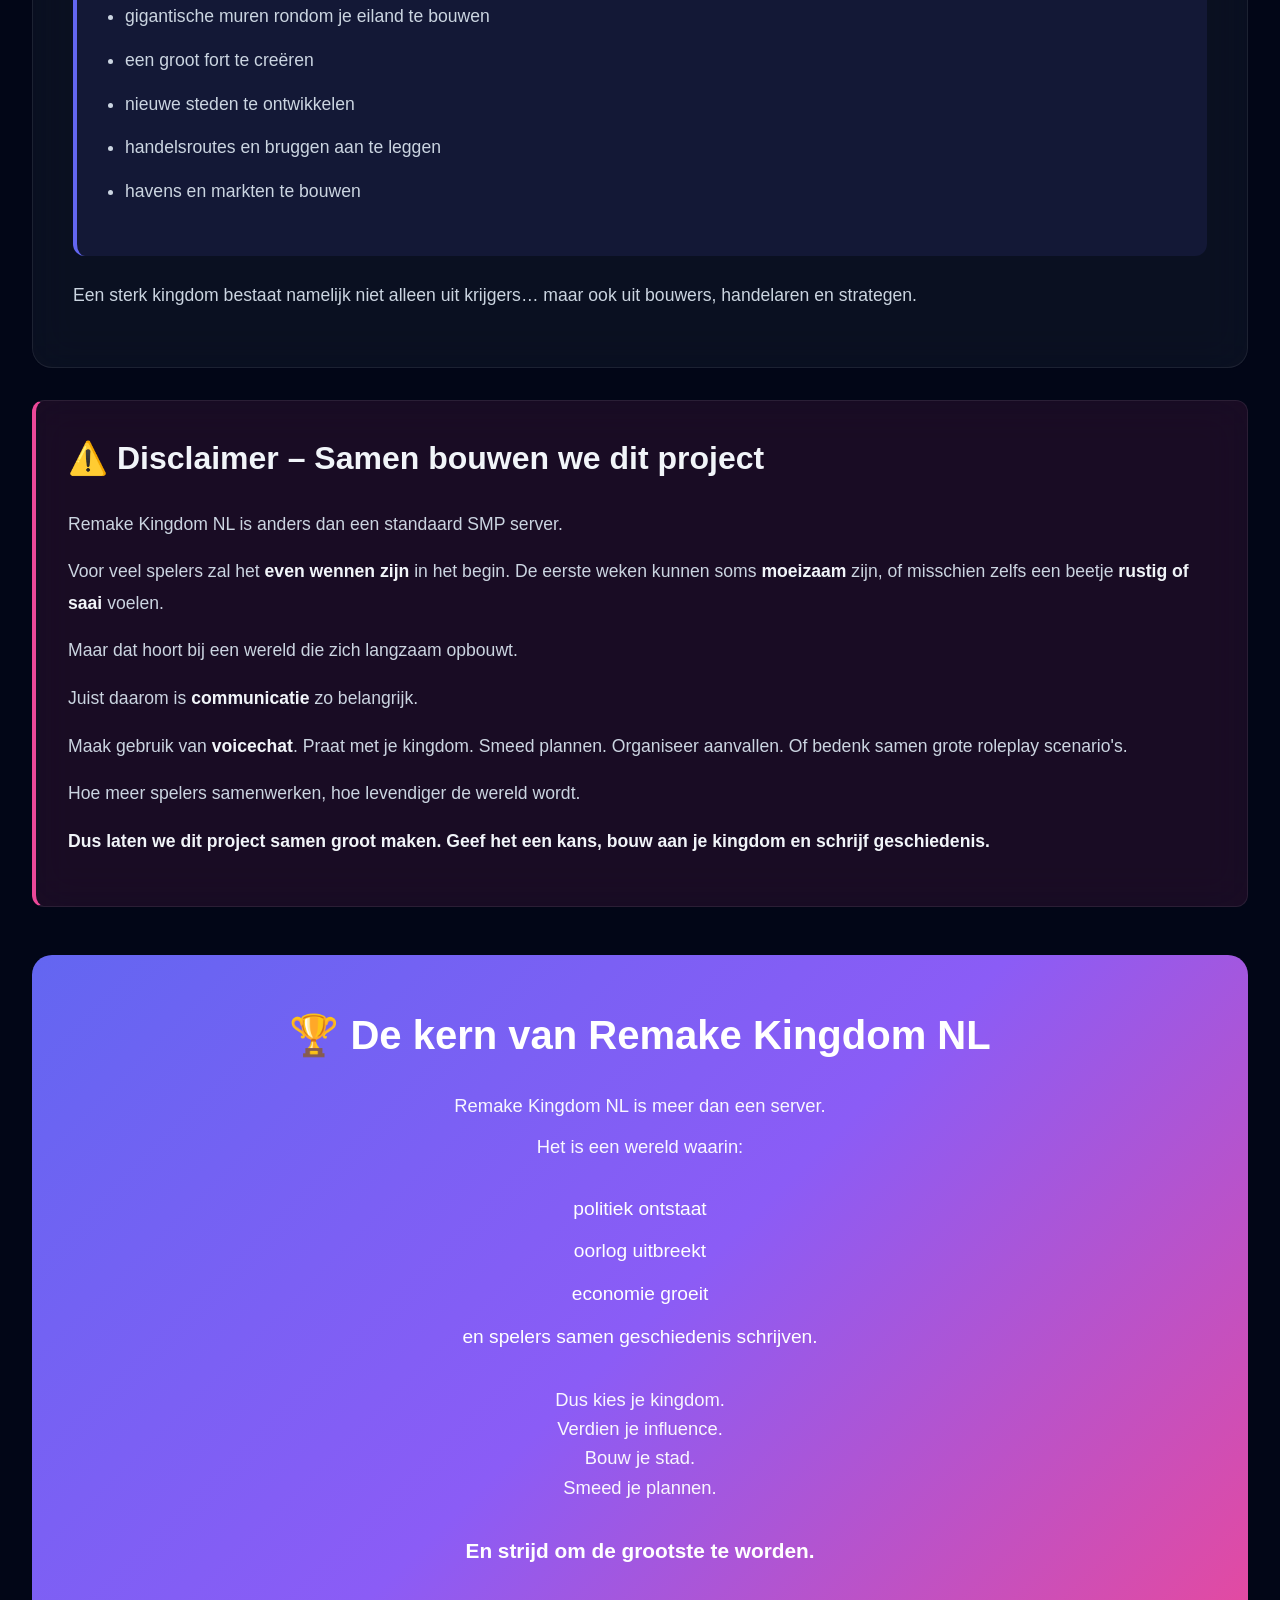
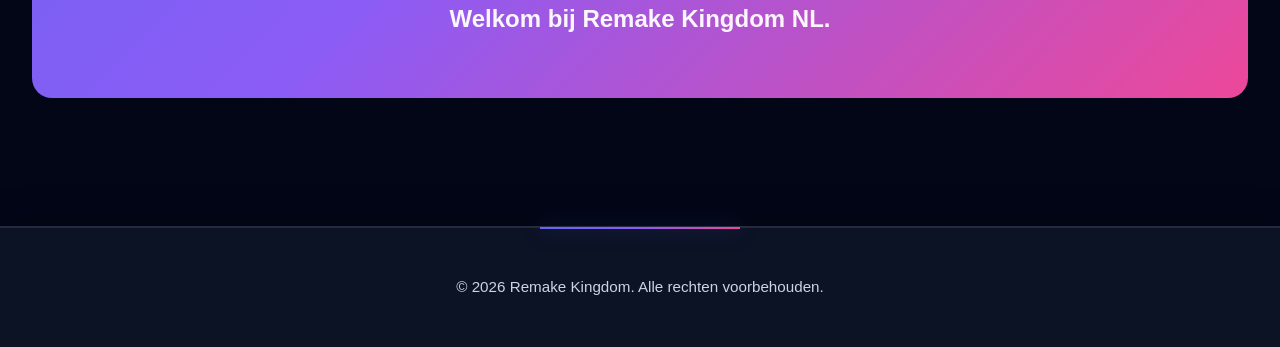
<file: uitleg.html>
<!DOCTYPE html>
<html lang="nl">
<head>
    <meta charset="UTF-8">
    <meta name="viewport" content="width=device-width, initial-scale=1.0">
    <title>Uitleg - Remake Kingdom</title>
    <link rel="stylesheet" href="styles.css">
    <style>
        .intro-section {
            background: rgba(30, 41, 59, 0.4);
            backdrop-filter: blur(20px);
            border-radius: 20px;
            padding: 3rem;
            margin-bottom: 3rem;
            border: 1px solid rgba(255, 255, 255, 0.1);
        }

        .intro-section h1 {
            font-family: 'Poppins', sans-serif;
            font-size: 2.5rem;
            margin-bottom: 1.5rem;
            background: var(--gradient-primary);
            -webkit-background-clip: text;
            -webkit-text-fill-color: transparent;
            background-clip: text;
        }

        .intro-section p {
            font-size: 1.15rem;
            line-height: 1.8;
            color: var(--text-secondary);
            margin-bottom: 1rem;
        }

        .intro-section p strong {
            color: var(--text-color);
            font-weight: 600;
        }

        .content-section {
            background: rgba(30, 41, 59, 0.3);
            backdrop-filter: blur(20px);
            border-radius: 20px;
            padding: 2.5rem;
            margin-bottom: 2rem;
            border: 1px solid rgba(255, 255, 255, 0.08);
            transition: all 0.3s ease;
        }

        .content-section:hover {
            background: rgba(30, 41, 59, 0.4);
            border-color: rgba(99, 102, 241, 0.3);
            transform: translateY(-2px);
        }

        .content-section h2 {
            font-family: 'Poppins', sans-serif;
            font-size: 2rem;
            margin-bottom: 1.5rem;
            color: var(--text-color);
            display: flex;
            align-items: center;
            gap: 0.75rem;
        }

        .content-section p {
            font-size: 1.1rem;
            line-height: 1.8;
            color: var(--text-secondary);
            margin-bottom: 1rem;
        }

        .content-section p strong {
            color: var(--text-color);
            font-weight: 600;
        }

        .content-section ul {
            margin: 1.5rem 0;
            padding-left: 1.5rem;
        }

        .content-section ul li {
            font-size: 1.1rem;
            line-height: 1.8;
            color: var(--text-secondary);
            margin-bottom: 0.75rem;
        }

        .content-section ul li strong {
            color: var(--text-color);
            font-weight: 600;
        }

        .highlight-box {
            background: rgba(99, 102, 241, 0.1);
            border-left: 4px solid var(--primary-color);
            padding: 1.5rem;
            border-radius: 12px;
            margin: 1.5rem 0;
        }

        .highlight-box p {
            margin-bottom: 0.5rem;
        }

        .disclaimer-section {
            background: rgba(236, 72, 153, 0.1);
            border-left: 4px solid var(--accent-color);
            padding: 2rem;
            border-radius: 12px;
            margin: 2rem 0;
        }

        .final-section {
            background: var(--gradient-primary);
            border-radius: 20px;
            padding: 3rem;
            text-align: center;
            margin-top: 3rem;
        }

        .final-section h2 {
            font-family: 'Poppins', sans-serif;
            font-size: 2.5rem;
            margin-bottom: 1.5rem;
            color: white;
        }

        .final-section ul {
            list-style: none;
            padding: 0;
            margin: 2rem 0;
        }

        .final-section ul li {
            font-size: 1.2rem;
            color: white;
            margin-bottom: 0.75rem;
            font-weight: 500;
        }

        .final-section p {
            font-size: 1.15rem;
            color: rgba(255, 255, 255, 0.95);
            margin-bottom: 0.75rem;
            font-weight: 500;
        }

        .final-section strong {
            font-weight: 700;
            color: white;
        }
    </style>
</head>
<body>
    <nav>
        <div class="nav-container">
            <ul class="nav-links">
                <li><a href="index.html">Home</a></li>
                <li><a href="regels.html">Regels</a></li>
                <li><a href="uitleg.html" class="active">Uitleg</a></li>
                <li><a href="webshop.html">Webshop</a></li>
                <li><a href="staff.html">Staff</a></li>
            </ul>
        </div>
    </nav>

    <section class="hero page-hero fade-in">
        <h1>🎬 Remake Kingdom NL</h1>
        <p>Uitgebreide introductie over hoe de server werkt</p>
    </section>

    <div class="container">
        <div class="intro-section fade-in">
            <h1>Welkom bij Remake Kingdom NL</h1>
            <p>Een levende wereld waarin kingdoms ontstaan, steden groeien, handel floreert… en oorlog elk moment kan uitbreken.</p>
            <p>In deze server draait alles om één doel: <strong>de grootste worden</strong>.</p>
            <p>Je kunt je aansluiten bij één van de verschillende kingdoms en samen werken aan macht, gebieden uitbreiden en je rijk beschermen. Maar je kunt ook als individu naam maken in de wereld door handel, bouwprojecten, diplomatie of epische roleplay.</p>
            <p>Alles wat je doet draagt bij aan de geschiedenis van de server.</p>
        </div>

        <div class="content-section fade-in">
            <h2>🌍 Kingdoms en Macht</h2>
            <p>De wereld bestaat uit meerdere kingdoms, elk met hun eigen spelers, leiders en strategieën. Samen bouw je aan je rijk: steden, forten, handelsroutes en verdediging.</p>
            <p>Maar kingdoms staan niet stil. Allianties ontstaan, conflicten groeien en uiteindelijk kan er oorlog uitbreken.</p>
            <p><strong>En wanneer dat gebeurt… verandert de hele wereld.</strong></p>
        </div>

        <div class="content-section fade-in">
            <h2>🏰 Bases bouwen en verdedigen</h2>
            <p>Binnen je kingdom kun je <strong>bases bouwen</strong> om je resources en spullen te beschermen.</p>
            <p>Een basis herken je aan een speciale ingang: <strong>vier fence gates</strong> die samen de ingang van je base vormen.</p>
            <p>Waarom juist fence gates?</p>
            <p>Omdat deze onderdeel zijn van een uniek <strong>oorlogsmechanisme</strong>.</p>
            <p>Tijdens een oorlog kan een vijandelijk kingdom namelijk jouw gebied binnendringen. Ze kunnen zelfs proberen jouw base te infiltreren. Maar dat is niet gratis.</p>
            <p>Daarvoor gebruiken ze <strong>Influence Points</strong>.</p>
        </div>

        <div class="content-section fade-in">
            <h2>⚖️ Influence Points – het aanvalssysteem</h2>
            <p>Influence Points bepalen hoeveel invloed een aanvallend team heeft tijdens een raid.</p>
            <p>Deze punten verdien je simpelweg door <strong>online te spelen op de server</strong>. Hoe actiever je bent, hoe meer influence je verzamelt.</p>
            <p>Maar er zit een limiet op: je kunt maximaal <strong>1000 influence punten</strong> tegelijk hebben.</p>
            
            <div class="highlight-box">
                <p>Tijdens een aanval kunnen deze punten worden gebruikt om acties uit te voeren, zoals:</p>
                <ul>
                    <li><strong>Fence gate openen</strong> – kost bijvoorbeeld 50 influence</li>
                    <li><strong>Een kist openen</strong> – kost bijvoorbeeld 200 influence</li>
                    <li><strong>Verder infiltreren in een base</strong> – kost steeds meer influence</li>
                </ul>
            </div>

            <p>Dit betekent dat een aanval altijd <strong>tactisch</strong> moet gebeuren.</p>
            <p>Aanvallers moeten kiezen:</p>
            <ul>
                <li>Gaan we diep een base in?</li>
                <li>Of openen we alleen een paar ingangen en proberen we snel loot te pakken?</li>
            </ul>
            <p>Influence zorgt er dus voor dat raids <strong>strategisch en gebalanceerd</strong> blijven.</p>
        </div>

        <div class="content-section fade-in">
            <h2>⚔️ Combat en Strategie</h2>
            <p>In het begin van Remake Kingdom NL draait combat vooral om <strong>klassieke Sword PvP</strong>.</p>
            
            <div class="highlight-box">
                <p>Dat betekent:</p>
                <ul>
                    <li>sterke timing</li>
                    <li>goede teamcoördinatie</li>
                    <li>tactische positionering</li>
                </ul>
            </div>

            <p>Items zoals <strong>maces, totems of windcharges</strong> zijn in het begin nog niet beschikbaar.</p>
            <p>Deze speciale items kunnen later worden verkregen via <strong>events</strong> of door ze in te wisselen met <strong>Roleplay Punten</strong>.</p>
            <p>Gevechten gaan dus niet alleen om gear, maar vooral om <strong>teamwork en strategie</strong>.</p>
            <p>Bijvoorbeeld bij een aanval op een <strong>tolbrug of landbrug</strong>.</p>
            <p>Je kingdom verzamelt zich, wacht op het juiste moment… en dan ineens een charge. Een snelle push, iemand in een <strong>cobweb</strong>, en <em>KACHING</em> — weer een complete set gewonnen.</p>
        </div>

        <div class="content-section fade-in">
            <h2>🏝️ Balkadur – de strijdzone</h2>
            <p>Een van de belangrijkste plekken in de wereld is <strong>Balkadur Eiland</strong>.</p>
            <p>Hier ligt een speciale mine met <strong>twee keer zoveel resources</strong> als normaal.</p>
            <p>Maar Balkadur is niet zomaar een mining plek.</p>
            <p>Elke <strong>woensdagavond</strong> vindt hier een groot server-event plaats: <strong>King of the Hill (KOTH)</strong>.</p>
            <p>Tijdens dit event strijden alle kingdoms om controle over het eiland.</p>
            
            <div class="highlight-box">
                <p>Het kingdom dat de hill weet te veroveren en te verdedigen kan enorme rewards krijgen, zoals:</p>
                <ul>
                    <li>zeldzame items</li>
                    <li>extra resources</li>
                    <li>unieke gear</li>
                    <li>strategisch voordeel</li>
                </ul>
            </div>

            <p>Balkadur zorgt voor wekelijkse oorlogen en enorme PvP-gevechten.</p>
        </div>

        <div class="content-section fade-in">
            <h2>🏙️ Freehaven – het handelscentrum</h2>
            <p>Naast oorlog is economie minstens zo belangrijk.</p>
            <p>In de neutrale stad <strong>Freehaven</strong> kunnen spelers hun resources ruilen voor upgrades.</p>
            
            <div class="highlight-box">
                <p>Hier kun je bijvoorbeeld:</p>
                <ul>
                    <li>ores inleveren</li>
                    <li>enchantment boeken krijgen</li>
                    <li>armor verkrijgen</li>
                    <li>speciale items ruilen</li>
                </ul>
            </div>

            <p>Een <strong>Protection IV boek</strong> kan bijvoorbeeld diamond blocks kosten.</p>
            <p>De progressie werkt dus simpel:</p>
            <p><strong>Mine → verzamel resources → ruil in Freehaven → upgrade je gear.</strong></p>
        </div>

        <div class="content-section fade-in">
            <h2>🎭 Roleplay Punten</h2>
            <p>Naast PvP en economie speelt <strong>roleplay</strong> een grote rol.</p>
            <p>Spelers en kingdoms kunnen <strong>Roleplay Punten</strong> verdienen door epische scenario's te creëren.</p>
            
            <div class="highlight-box">
                <p>Denk aan:</p>
                <ul>
                    <li>diplomatieke ontmoetingen</li>
                    <li>politieke conflicten</li>
                    <li>georganiseerde oorlogen</li>
                    <li>grote verhaallijnen tussen kingdoms</li>
                </ul>
            </div>

            <p>Hoe groter en creatiever het scenario, hoe meer punten je kunt verdienen.</p>
            <p>En die punten zijn waardevol.</p>
            
            <div class="highlight-box">
                <p>Je kunt ze namelijk inleveren voor:</p>
                <ul>
                    <li>speciale items</li>
                    <li>unieke beloningen voor je kingdom</li>
                    <li>en misschien zelfs <strong>echte prijzen</strong>, zoals een <strong>PlayStation 5</strong>.</li>
                </ul>
            </div>
        </div>

        <div class="content-section fade-in">
            <h2>🏗️ Voor de Bouwers</h2>
            <p>Misschien ben jij helemaal geen PvP-speler.</p>
            <p>Geen probleem.</p>
            <p>In Remake Kingdom NL kun je ook een enorme rol spelen als <strong>bouwer of architect</strong>.</p>
            
            <div class="highlight-box">
                <p>Werk samen met je kingdom om:</p>
                <ul>
                    <li>gigantische muren rondom je eiland te bouwen</li>
                    <li>een groot fort te creëren</li>
                    <li>nieuwe steden te ontwikkelen</li>
                    <li>handelsroutes en bruggen aan te leggen</li>
                    <li>havens en markten te bouwen</li>
                </ul>
            </div>

            <p>Een sterk kingdom bestaat namelijk niet alleen uit krijgers… maar ook uit bouwers, handelaren en strategen.</p>
        </div>

        <div class="content-section fade-in disclaimer-section">
            <h2>⚠️ Disclaimer – Samen bouwen we dit project</h2>
            <p>Remake Kingdom NL is anders dan een standaard SMP server.</p>
            <p>Voor veel spelers zal het <strong>even wennen zijn</strong> in het begin. De eerste weken kunnen soms <strong>moeizaam</strong> zijn, of misschien zelfs een beetje <strong>rustig of saai</strong> voelen.</p>
            <p>Maar dat hoort bij een wereld die zich langzaam opbouwt.</p>
            <p>Juist daarom is <strong>communicatie</strong> zo belangrijk.</p>
            <p>Maak gebruik van <strong>voicechat</strong>. Praat met je kingdom. Smeed plannen. Organiseer aanvallen. Of bedenk samen grote roleplay scenario's.</p>
            <p>Hoe meer spelers samenwerken, hoe levendiger de wereld wordt.</p>
            <p><strong>Dus laten we dit project samen groot maken. Geef het een kans, bouw aan je kingdom en schrijf geschiedenis.</strong></p>
        </div>

        <div class="final-section fade-in">
            <h2>🏆 De kern van Remake Kingdom NL</h2>
            <p>Remake Kingdom NL is meer dan een server.</p>
            <p>Het is een wereld waarin:</p>
            <ul>
                <li>politiek ontstaat</li>
                <li>oorlog uitbreekt</li>
                <li>economie groeit</li>
                <li>en spelers samen geschiedenis schrijven.</li>
            </ul>
            <p style="margin-top: 2rem;">Dus kies je kingdom.<br>
            Verdien je influence.<br>
            Bouw je stad.<br>
            Smeed je plannen.</p>
            <p style="margin-top: 2rem; font-size: 1.3rem;"><strong>En strijd om de grootste te worden.</strong></p>
            <p style="margin-top: 2rem; font-size: 1.5rem; font-weight: 700;">Welkom bij Remake Kingdom NL.</p>
        </div>
    </div>

    <footer>
        <p>&copy; 2026 Remake Kingdom. Alle rechten voorbehouden.</p>
    </footer>

    <script>
        // Fade-in animation on scroll
        const observer = new IntersectionObserver((entries) => {
            entries.forEach(entry => {
                if (entry.isIntersecting) {
                    entry.target.style.opacity = '1';
                    entry.target.style.transform = 'translateY(0)';
                }
            });
        });

        document.querySelectorAll('.fade-in').forEach(el => {
            el.style.opacity = '0';
            el.style.transform = 'translateY(20px)';
            el.style.transition = 'opacity 0.6s ease, transform 0.6s ease';
            observer.observe(el);
        });
    </script>
</body>
</html>
</file>
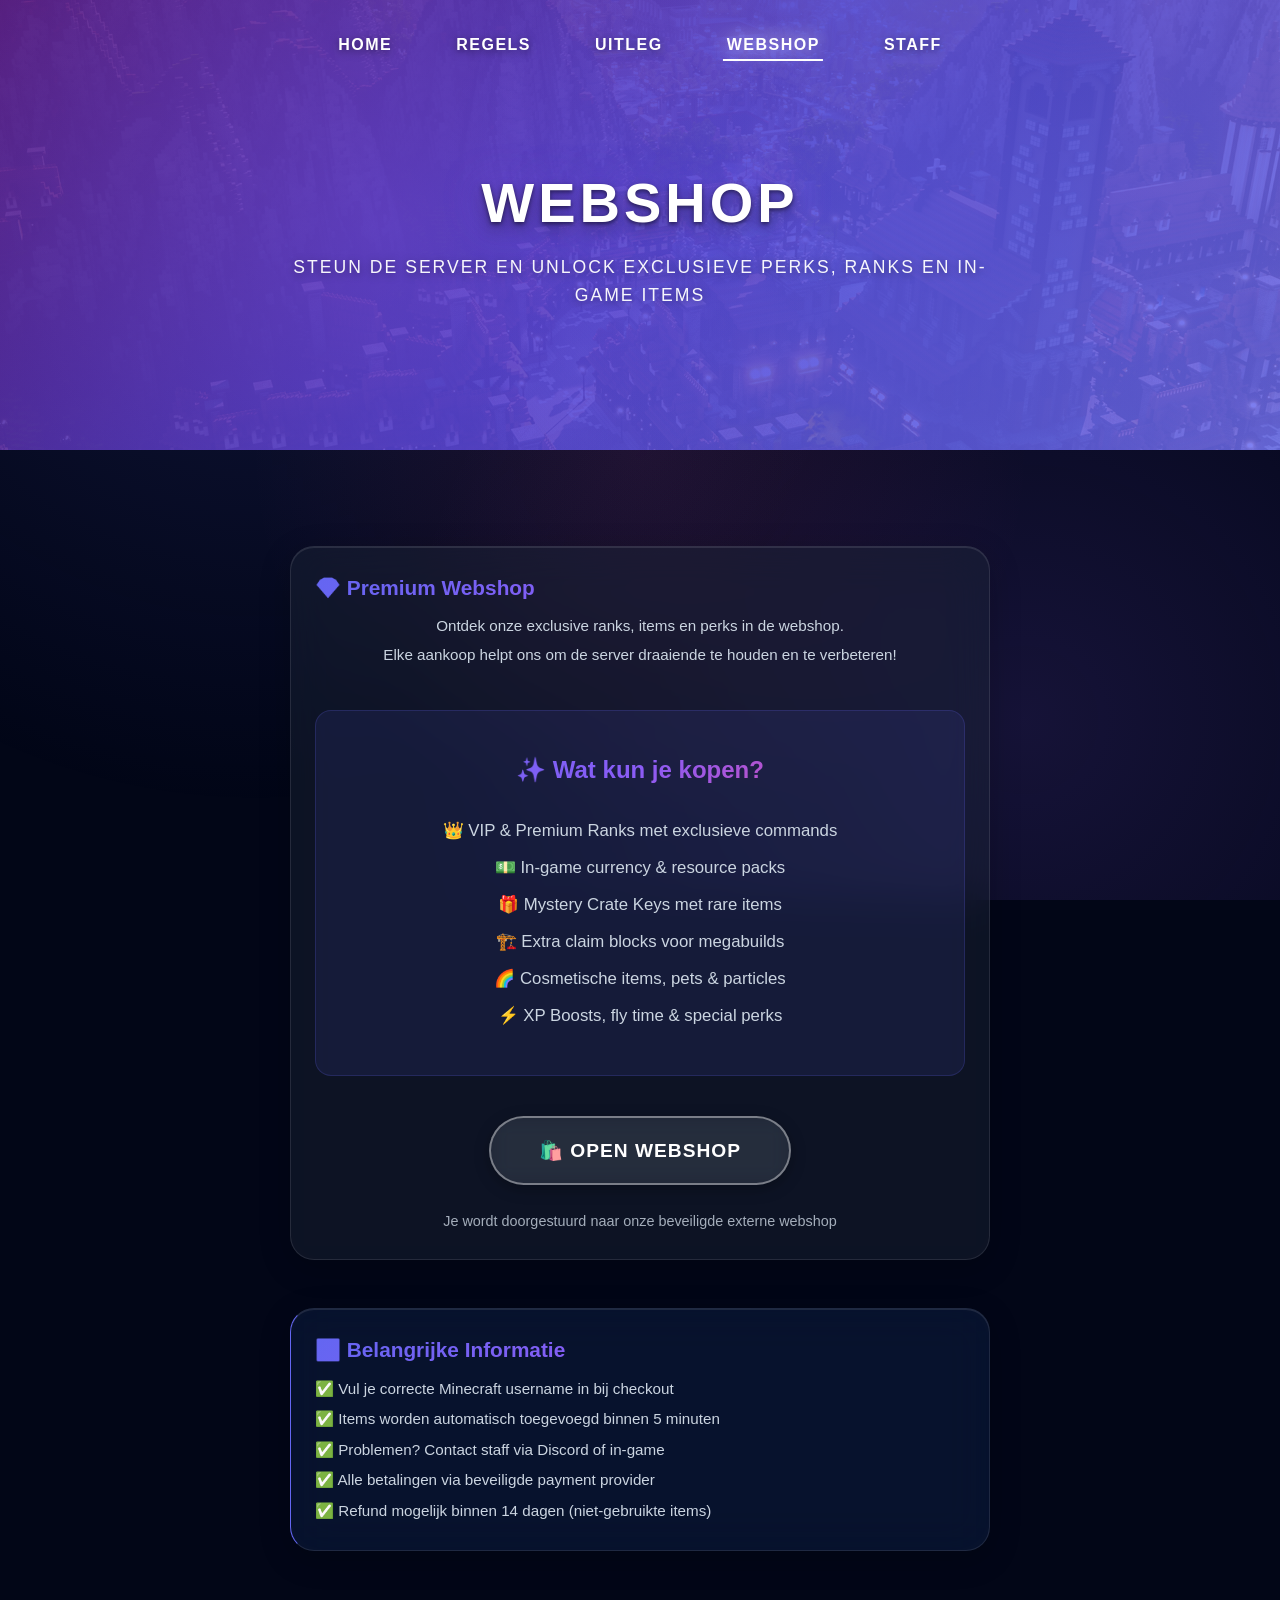
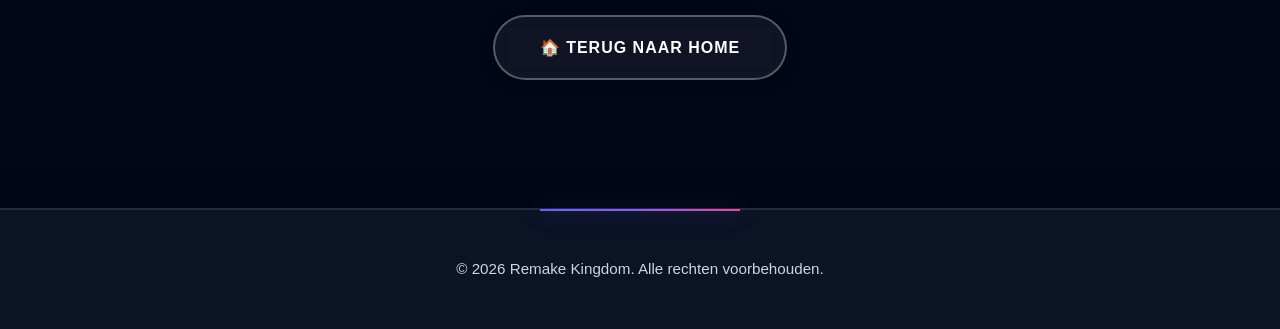
<file: webshop.html>
<!DOCTYPE html>
<html lang="nl">
<head>
    <meta charset="UTF-8">
    <meta name="viewport" content="width=device-width, initial-scale=1.0">
    <title>Webshop - Remake Kingdom</title>
    <link rel="stylesheet" href="styles.css">
    <script src="config.js"></script>
</head>
<body>
    <nav>
        <div class="nav-container">
            <ul class="nav-links">
                <li><a href="index.html">Home</a></li>
                <li><a href="regels.html">Regels</a></li>
                <li><a href="uitleg.html">Uitleg</a></li>
                <li><a href="webshop.html" class="active">Webshop</a></li>
                <li><a href="staff.html">Staff</a></li>
            </ul>
        </div>
    </nav>

    <section class="hero page-hero fade-in">
        <h1>Webshop</h1>
        <p>Steun de server en unlock exclusieve perks, ranks en in-game items</p>
    </section>

    <div class="container">
        <div class="card fade-in" style="max-width: 700px; margin: 0 auto; text-align: center;">
            <h2>💎 Premium Webshop</h2>
            <p style="margin-bottom: 2.5rem; color: var(--text-secondary); line-height: 1.9;">
                Ontdek onze exclusive ranks, items en perks in de webshop. <br>
                Elke aankoop helpt ons om de server draaiende te houden en te verbeteren!
            </p>
            
            <div style="background: rgba(99, 102, 241, 0.1); padding: 2.5rem; border-radius: 16px; margin-bottom: 2.5rem; border: 1px solid rgba(99, 102, 241, 0.2);">
                <h3 style="background: var(--gradient-primary); -webkit-background-clip: text; -webkit-text-fill-color: transparent; background-clip: text; margin-bottom: 1.5rem; font-size: 1.5rem;">✨ Wat kun je kopen?</h3>
                <ul style="list-style: none; color: var(--text-secondary); line-height: 2.2; font-size: 1.05rem;">
                    <li>👑 VIP & Premium Ranks met exclusieve commands</li>
                    <li>💵 In-game currency & resource packs</li>
                    <li>🎁 Mystery Crate Keys met rare items</li>
                    <li>🏗️ Extra claim blocks voor megabuilds</li>
                    <li>🌈 Cosmetische items, pets & particles</li>
                    <li>⚡ XP Boosts, fly time & special perks</li>
                </ul>
            </div>

            <button class="btn" onclick="redirectToWebshop()" style="font-size: 1.2rem; padding: 1.3rem 3rem;">
                🛍️ Open Webshop
            </button>
            
            <p style="margin-top: 1.5rem; color: var(--text-secondary); font-size: 0.9rem; opacity: 0.8;">
                Je wordt doorgestuurd naar onze beveiligde externe webshop
            </p>
        </div>

        <div class="card fade-in" style="max-width: 700px; margin: 3rem auto; background: rgba(59, 130, 246, 0.1); border-left-color: var(--primary-color);">
            <h2 style="color: var(--primary-color);">ℹ️ Belangrijke Informatie</h2>
            <p style="color: var(--text-secondary); line-height: 2;">
                ✅ Vul je correcte Minecraft username in bij checkout<br>
                ✅ Items worden automatisch toegevoegd binnen 5 minuten<br>
                ✅ Problemen? Contact staff via Discord of in-game<br>
                ✅ Alle betalingen via beveiligde payment provider<br>
                ✅ Refund mogelijk binnen 14 dagen (niet-gebruikte items)
            </p>
        </div>

        <div style="text-align: center; margin-top: 4rem;">
            <a href="index.html" class="btn btn-secondary">🏠 Terug naar Home</a>
        </div>
    </div>

    <footer>
        <p>&copy; 2026 Remake Kingdom. Alle rechten voorbehouden.</p>
    </footer>

    <script>
        function redirectToWebshop() {
            // Redirect naar de geconfigureerde webshop URL
            window.location.href = WEBSHOP_URL;
        }

        // Auto-redirect optie (uitgeschakeld standaard)
        // Uncomment de volgende regels om automatisch door te sturen na 3 seconden:
        // setTimeout(() => {
        //     redirectToWebshop();
        // }, 3000);

        // Fade in animation on load
        document.addEventListener('DOMContentLoaded', () => {
            const cards = document.querySelectorAll('.card');
            cards.forEach((card, index) => {
                setTimeout(() => {
                    card.style.opacity = '0';
                    card.style.transform = 'translateY(20px)';
                    card.style.transition = 'all 0.6s ease-out';
                    setTimeout(() => {
                        card.style.opacity = '1';
                        card.style.transform = 'translateY(0)';
                    }, 50);
                }, index * 100);
            });
        });
    </script>
</body>
</html>
</file>
<file: styles.css>
* {
    margin: 0;
    padding: 0;
    box-sizing: border-box;
}

:root {
    --primary-color: #6366f1;
    --secondary-color: #8b5cf6;
    --accent-color: #ec4899;
    --success-color: #10b981;
    --dark-bg: #0f172a;
    --darker-bg: #020617;
    --card-bg: rgba(30, 41, 59, 0.5);
    --text-color: #f1f5f9;
    --text-secondary: #cbd5e1;
    --gradient-1: linear-gradient(135deg, #667eea 0%, #764ba2 100%);
    --gradient-2: linear-gradient(135deg, #f093fb 0%, #f5576c 100%);
    --gradient-3: linear-gradient(135deg, #4facfe 0%, #00f2fe 100%);
    --gradient-primary: linear-gradient(135deg, #6366f1 0%, #8b5cf6 50%, #ec4899 100%);
    --shadow-sm: 0 2px 8px rgba(0, 0, 0, 0.1);
    --shadow-md: 0 4px 16px rgba(0, 0, 0, 0.2);
    --shadow-lg: 0 8px 32px rgba(0, 0, 0, 0.3);
    --shadow-glow: 0 0 30px rgba(99, 102, 241, 0.3);
}

@import url('https://fonts.googleapis.com/css2?family=Inter:wght@300;400;500;600;700;800;900&family=Poppins:wght@400;500;600;700;800;900&display=swap');

body {
    font-family: 'Inter', -apple-system, BlinkMacSystemFont, 'Segoe UI', sans-serif;
    background: var(--darker-bg);
    color: var(--text-color);
    min-height: 100vh;
    position: relative;
    overflow-x: hidden;
    line-height: 1.6;
}

body::before {
    content: '';
    position: fixed;
    top: 0;
    left: 0;
    width: 100%;
    height: 100%;
    background: 
        radial-gradient(circle at 20% 20%, rgba(99, 102, 241, 0.15) 0%, transparent 50%),
        radial-gradient(circle at 80% 80%, rgba(139, 92, 246, 0.15) 0%, transparent 50%),
        radial-gradient(circle at 50% 50%, rgba(236, 72, 153, 0.1) 0%, transparent 50%);
    pointer-events: none;
    z-index: 0;
    animation: gradientShift 15s ease infinite;
}

@keyframes gradientShift {
    0%, 100% { opacity: 1; }
    50% { opacity: 0.8; }
}

/* Navigation */
nav {
    background: transparent;
    backdrop-filter: none;
    -webkit-backdrop-filter: none;
    padding: 2rem 2rem;
    position: absolute;
    top: 0;
    left: 0;
    right: 0;
    z-index: 1000;
    border-bottom: none;
    box-shadow: none;
}

.nav-container {
    max-width: 1400px;
    margin: 0 auto;
    display: flex;
    justify-content: center;
    align-items: center;
    position: relative;
}

.nav-links {
    display: flex;
    gap: 2rem;
    list-style: none;
    align-items: center;
    justify-content: center;
    margin: 0;
    padding: 0;
}

.nav-links a {
    font-family: 'Poppins', sans-serif;
    color: #ffffff;
    text-decoration: none;
    font-weight: 700;
    font-size: 1rem;
    text-transform: uppercase;
    letter-spacing: 1.5px;
    transition: all 0.3s ease;
    padding: 0.5rem 1rem;
    border-radius: 8px;
    position: relative;
    overflow: hidden;
    text-shadow: 0 2px 8px rgba(0, 0, 0, 0.5);
}

.nav-links a::before {
    content: '';
    position: absolute;
    bottom: 0;
    left: 50%;
    transform: translateX(-50%);
    width: 0;
    height: 2px;
    background: #ffffff;
    transition: width 0.3s ease;
}

.nav-links a:hover {
    color: #ffffff;
    text-shadow: 0 0 20px rgba(255, 255, 255, 0.8);
}

.nav-links a:hover::before {
    width: 80%;
}

.nav-links a.active {
    color: #ffffff;
    text-shadow: 0 0 20px rgba(255, 255, 255, 0.8);
}

.nav-links a.active::before {
    width: 80%;
}

/* Hero Section */
.hero {
    text-align: center;
    padding: 0;
    margin-bottom: 0;
    position: relative;
    min-height: 100vh;
    display: flex;
    flex-direction: column;
    justify-content: center;
    align-items: center;
    overflow: hidden;
    background: 
        linear-gradient(135deg, rgba(88, 28, 135, 0.85) 0%, rgba(67, 56, 202, 0.80) 50%, rgba(99, 102, 241, 0.75) 100%),
        url('assets/rkd-background.jpg') center/cover;
    background-attachment: fixed;
}

.hero::before {
    content: '';
    position: absolute;
    inset: 0;
    background: 
        radial-gradient(circle at 30% 50%, rgba(139, 92, 246, 0.3) 0%, transparent 50%),
        radial-gradient(circle at 70% 50%, rgba(99, 102, 241, 0.3) 0%, transparent 50%);
    z-index: 1;
    animation: pulseGlow 8s ease-in-out infinite;
}

@keyframes pulseGlow {
    0%, 100% { opacity: 0.8; }
    50% { opacity: 1; }
}

.hero-logo {
    height: 200px;
    width: auto;
    margin-bottom: 2rem;
    filter: drop-shadow(0 8px 20px rgba(0, 0, 0, 0.6));
    animation: fadeInDown 0.8s ease-out;
    z-index: 2;
    position: relative;
    transition: all 0.3s ease;
}

.hero-logo:hover {
    transform: scale(1.05);
    filter: drop-shadow(0 12px 30px rgba(0, 0, 0, 0.8));
}

@keyframes fadeInDown {
    from {
        opacity: 0;
        transform: translateY(-30px);
    }
    to {
        opacity: 1;
        transform: translateY(0);
    }
}

.hero h1 {
    font-family: 'Poppins', sans-serif;
    font-size: 4rem;
    font-weight: 900;
    margin-bottom: 1.2rem;
    margin-top: 0;
    color: #ffffff;
    line-height: 1.1;
    letter-spacing: 4px;
    animation: fadeInUp 0.8s ease-out;
    text-shadow: 
        0 2px 4px rgba(0, 0, 0, 0.5),
        0 8px 16px rgba(0, 0, 0, 0.3),
        0 0 40px rgba(139, 92, 246, 0.4);
    z-index: 2;
    position: relative;
    text-transform: uppercase;
}

.hero p {
    font-size: 1.1rem;
    color: rgba(255, 255, 255, 0.95);
    max-width: 700px;
    margin: 0 auto 3rem;
    font-weight: 500;
    line-height: 1.6;
    animation: fadeInUp 0.8s ease-out 0.2s both;
    text-shadow: 0 2px 8px rgba(0, 0, 0, 0.4);
    z-index: 2;
    position: relative;
    letter-spacing: 2px;
    text-transform: uppercase;
}

.server-ip {
    display: inline-flex;
    align-items: center;
    gap: 1rem;
    background: rgba(255, 255, 255, 0.1);
    backdrop-filter: blur(10px);
    -webkit-backdrop-filter: blur(10px);
    padding: 1rem 2.5rem;
    border-radius: 50px;
    margin-top: 2.5rem;
    font-size: 1.4rem;
    font-weight: 600;
    font-family: 'Poppins', sans-serif;
    color: #ffffff;
    border: 2px solid rgba(255, 255, 255, 0.3);
    cursor: pointer;
    transition: all 0.4s ease;
    box-shadow: 
        0 8px 32px rgba(0, 0, 0, 0.3),
        inset 0 1px 0 rgba(255, 255, 255, 0.2);
    position: relative;
    animation: fadeInUp 0.8s ease-out 0.4s both;
    z-index: 2;
}

.server-ip:hover {
    background: rgba(255, 255, 255, 0.2);
    border-color: rgba(255, 255, 255, 0.5);
    transform: translateY(-3px);
    box-shadow: 
        0 12px 40px rgba(0, 0, 0, 0.4),
        0 0 60px rgba(139, 92, 246, 0.3),
        inset 0 1px 0 rgba(255, 255, 255, 0.3);
}

@keyframes fadeInUp {
    from {
        opacity: 0;
        transform: translateY(30px);
    }
    to {
        opacity: 1;
        transform: translateY(0);
    }
}

/* Container */
.container {
    max-width: 1400px;
    margin: 0 auto;
    padding: 6rem 2rem 2rem;
    position: relative;
    z-index: 1;
}

/* Cards */
.cards {
    display: grid;
    grid-template-columns: repeat(auto-fit, minmax(320px, 1fr));
    gap: 1.5rem;
    margin-bottom: 4rem;
}

.card {
    background: rgba(30, 41, 59, 0.4);
    backdrop-filter: blur(20px);
    -webkit-backdrop-filter: blur(20px);
    padding: 1.5rem;
    border-radius: 24px;
    border: 1px solid rgba(255, 255, 255, 0.1);
    transition: all 0.4s cubic-bezier(0.175, 0.885, 0.32, 1.275);
    box-shadow: 
        0 8px 32px rgba(0, 0, 0, 0.2),
        inset 0 1px 0 rgba(255, 255, 255, 0.1);
    position: relative;
    overflow: hidden;
}

.card::before {
    content: '';
    position: absolute;
    inset: 0;
    border-radius: 24px;
    padding: 1px;
    background: linear-gradient(135deg, rgba(99, 102, 241, 0.3), rgba(236, 72, 153, 0.3));
    -webkit-mask: linear-gradient(#fff 0 0) content-box, linear-gradient(#fff 0 0);
    -webkit-mask-composite: xor;
    mask-composite: exclude;
    opacity: 0;
    transition: opacity 0.4s ease;
    pointer-events: none;
}

.card::after {
    content: '';
    position: absolute;
    top: 0;
    left: -100%;
    width: 100%;
    height: 100%;
    background: linear-gradient(90deg, transparent, rgba(255, 255, 255, 0.1), transparent);
    transition: left 0.6s ease;
    pointer-events: none;
}

.card:hover {
    transform: translateY(-8px);
    box-shadow: 
        0 20px 60px rgba(99, 102, 241, 0.3),
        0 0 80px rgba(99, 102, 241, 0.1),
        inset 0 1px 0 rgba(255, 255, 255, 0.2);
    border-color: rgba(99, 102, 241, 0.4);
}

.card:hover::before {
    opacity: 1;
}

.card:hover::after {
    left: 100%;
}

.card h2 {
    font-family: 'Poppins', sans-serif;
    background: var(--gradient-primary);
    -webkit-background-clip: text;
    -webkit-text-fill-color: transparent;
    background-clip: text;
    margin-bottom: 0.5rem;
    font-size: 1.3rem;
    font-weight: 700;
    display: flex;
    align-items: center;
    gap: 0.5rem;
}

.card p {
    color: var(--text-secondary);
    line-height: 1.8;
    font-size: 0.95rem;
}

/* Rules */
.rules-list {
    list-style: none;
    counter-reset: rule-counter;
}

.rules-list li {
    background: rgba(30, 41, 59, 0.4);
    backdrop-filter: blur(20px);
    -webkit-backdrop-filter: blur(20px);
    padding: 1rem;
    margin-bottom: 0.75rem;
    border-radius: 12px;
    border: 1px solid rgba(255, 255, 255, 0.1);
    border-left: 4px solid;
    border-left-color: transparent;
    border-image: var(--gradient-primary) 1;
    border-image-slice: 1;
    counter-increment: rule-counter;
    position: relative;
    padding-left: 3.5rem;
    box-shadow: 
        0 4px 16px rgba(0, 0, 0, 0.2),
        inset 0 1px 0 rgba(255, 255, 255, 0.1);
    transition: all 0.4s ease;
}

.rules-list li:hover {
    transform: translateX(8px);
    box-shadow: 
        0 8px 32px rgba(99, 102, 241, 0.2),
        inset 0 1px 0 rgba(255, 255, 255, 0.15);
    border-left-width: 6px;
}

.rules-list li::before {
    content: counter(rule-counter);
    position: absolute;
    left: 1rem;
    top: 50%;
    transform: translateY(-50%);
    background: var(--gradient-primary);
    color: var(--text-color);
    width: 2rem;
    height: 2rem;
    border-radius: 8px;
    display: flex;
    align-items: center;
    justify-content: center;
    font-weight: 700;
    font-family: 'Poppins', sans-serif;
    box-shadow: 
        0 4px 12px rgba(99, 102, 241, 0.4),
        inset 0 1px 0 rgba(255, 255, 255, 0.2);
}

/* Staff */
.staff-grid {
    display: grid;
    grid-template-columns: repeat(auto-fit, minmax(280px, 1fr));
    gap: 2rem;
}

.staff-member {
    background: rgba(30, 41, 59, 0.4);
    backdrop-filter: blur(20px);
    -webkit-backdrop-filter: blur(20px);
    padding: 2.5rem;
    border-radius: 24px;
    text-align: center;
    border: 1px solid rgba(255, 255, 255, 0.1);
    transition: all 0.4s cubic-bezier(0.175, 0.885, 0.32, 1.275);
    box-shadow: 
        0 8px 32px rgba(0, 0, 0, 0.2),
        inset 0 1px 0 rgba(255, 255, 255, 0.1);
    position: relative;
    overflow: hidden;
}

.staff-member::before {
    content: '';
    position: absolute;
    inset: 0;
    border-radius: 24px;
    padding: 1px;
    background: linear-gradient(135deg, rgba(99, 102, 241, 0.3), rgba(236, 72, 153, 0.3));
    -webkit-mask: linear-gradient(#fff 0 0) content-box, linear-gradient(#fff 0 0);
    -webkit-mask-composite: xor;
    mask-composite: exclude;
    opacity: 0;
    transition: opacity 0.4s ease;
}

.staff-member:hover {
    transform: translateY(-10px) scale(1.02);
    box-shadow: 
        0 20px 60px rgba(99, 102, 241, 0.3),
        0 0 80px rgba(99, 102, 241, 0.1),
        inset 0 1px 0 rgba(255, 255, 255, 0.2);
}

.staff-member:hover::before {
    opacity: 1;
}

.staff-avatar {
    width: 120px;
    height: 120px;
    border-radius: 20px;
    margin: 0 auto 1.5rem;
    border: 3px solid transparent;
    background: 
        linear-gradient(rgba(30, 41, 59, 0.6), rgba(30, 41, 59, 0.6)) padding-box,
        var(--gradient-primary) border-box;
    box-shadow: 
        0 8px 32px rgba(99, 102, 241, 0.3),
        inset 0 1px 0 rgba(255, 255, 255, 0.1);
    position: relative;
    overflow: hidden;
    transition: all 0.4s ease;
}

.staff-member:hover .staff-avatar {
    transform: scale(1.1) rotate(5deg);
    box-shadow: 
        0 12px 48px rgba(99, 102, 241, 0.5),
        0 0 60px rgba(99, 102, 241, 0.2);
}

.staff-avatar img {
    width: 100%;
    height: 100%;
    object-fit: cover;
    border-radius: 17px;
}

.staff-role {
    font-family: 'Poppins', sans-serif;
    background: var(--gradient-primary);
    -webkit-background-clip: text;
    -webkit-text-fill-color: transparent;
    background-clip: text;
    font-weight: 700;
    margin-bottom: 0.5rem;
    font-size: 1rem;
    text-transform: uppercase;
    letter-spacing: 1px;
}

.staff-name {
    font-family: 'Poppins', sans-serif;
    font-size: 1.4rem;
    margin-bottom: 0.8rem;
    color: var(--text-color);
    font-weight: 600;
}

.staff-description {
    color: var(--text-secondary);
    font-size: 0.9rem;
    line-height: 1.6;
}

/* Buttons */
.btn {
    display: inline-flex;
    align-items: center;
    gap: 0.5rem;
    padding: 1.1rem 2.8rem;
    background: rgba(255, 255, 255, 0.08);
    backdrop-filter: blur(10px);
    -webkit-backdrop-filter: blur(10px);
    color: #ffffff;
    text-decoration: none;
    border-radius: 50px;
    font-weight: 600;
    font-family: 'Poppins', sans-serif;
    transition: all 0.3s cubic-bezier(0.175, 0.885, 0.32, 1.275);
    border: 2px solid rgba(255, 255, 255, 0.4);
    cursor: pointer;
    font-size: 1rem;
    text-transform: uppercase;
    letter-spacing: 1px;
    box-shadow: 0 4px 15px rgba(0, 0, 0, 0.3);
    position: relative;
    overflow: hidden;
}

.btn::before {
    content: '';
    position: absolute;
    inset: 0;
    background: rgba(255, 255, 255, 0.15);
    opacity: 0;
    transition: opacity 0.3s ease;
}

.btn:hover {
    transform: translateY(-3px);
    background: rgba(255, 255, 255, 0.15);
    border-color: rgba(255, 255, 255, 0.6);
    box-shadow: 0 8px 25px rgba(99, 102, 241, 0.5);
}

.btn:hover::before {
    opacity: 1;
}

.btn:active {
    transform: translateY(-1px) scale(0.98);
}

.btn-secondary {
    background: rgba(255, 255, 255, 0.06);
    backdrop-filter: blur(10px);
    -webkit-backdrop-filter: blur(10px);
    border: 2px solid rgba(255, 255, 255, 0.3);
}

.btn-secondary:hover {
    background: rgba(255, 255, 255, 0.12);
    border-color: rgba(255, 255, 255, 0.5);
    box-shadow: 0 8px 25px rgba(139, 92, 246, 0.4);
}

/* Page Hero (smaller hero for subpages) */
.page-hero {
    min-height: 50vh;
    background: 
        linear-gradient(135deg, rgba(88, 28, 135, 0.90) 0%, rgba(67, 56, 202, 0.85) 50%, rgba(99, 102, 241, 0.80) 100%),
        url('assets/rkd-background.jpg') center/cover;
    padding: 8rem 2rem 4rem;
    background-attachment: fixed;
}

.page-hero h1 {
    font-size: 3.5rem;
    margin-top: 1rem;
}

/* Section Titles */
.section-title {
    font-family: 'Poppins', sans-serif;
    font-size: 2.5rem;
    font-weight: 700;
    color: var(--text-color);
    text-align: center;
    margin-bottom: 1rem;
    background: var(--gradient-primary);
    -webkit-background-clip: text;
    -webkit-text-fill-color: transparent;
    background-clip: text;
}

/* Footer */
footer {
    background: rgba(15, 23, 42, 0.8);
    backdrop-filter: blur(20px);
    -webkit-backdrop-filter: blur(20px);
    text-align: center;
    padding: 3rem 2rem;
    margin-top: 6rem;
    border-top: 1px solid rgba(255, 255, 255, 0.1);
    box-shadow: 
        inset 0 1px 0 rgba(255, 255, 255, 0.1),
        0 -8px 32px rgba(0, 0, 0, 0.2);
    position: relative;
}

footer::before {
    content: '';
    position: absolute;
    top: 0;
    left: 50%;
    transform: translateX(-50%);
    width: 200px;
    height: 2px;
    background: var(--gradient-primary);
    box-shadow: 0 0 20px rgba(99, 102, 241, 0.5);
}

footer p {
    color: var(--text-secondary);
    font-family: 'Inter', sans-serif;
    font-size: 0.95rem;
}

/* Section Titles */
.section-title {
    font-family: 'Poppins', sans-serif;
    text-align: center;
    font-size: 3rem;
    margin-bottom: 3rem;
    background: var(--gradient-primary);
    -webkit-background-clip: text;
    -webkit-text-fill-color: transparent;
    background-clip: text;
    font-weight: 800;
    letter-spacing: -1px;
    position: relative;
    padding-bottom: 1.5rem;
}

.section-title::after {
    content: '';
    position: absolute;
    bottom: 0;
    left: 50%;
    transform: translateX(-50%);
    width: 100px;
    height: 4px;
    background: var(--gradient-primary);
    border-radius: 2px;
    box-shadow: 0 0 20px rgba(99, 102, 241, 0.5);
}

/* Responsive */
@media (max-width: 768px) {
    nav {
        padding: 1.5rem 1rem;
    }
    
    .nav-container {
        flex-direction: column;
        gap: 0;
        padding: 0;
    }
    
    .nav-links {
        gap: 1rem;
        flex-wrap: wrap;
        justify-content: center;
    }
    
    .nav-links a {
        padding: 0.4rem 0.8rem;
        font-size: 0.85rem;
    }
    
    .hero-logo {
        height: 120px;
        margin-bottom: 1.5rem;
    }
    
    .hero {
        padding: 5rem 1.5rem 4rem;
        min-height: 60vh;
    }
    
    .hero h1 {
        font-size: 2.8rem;
    }
    
    .hero p {
        font-size: 1.1rem;
    }
    
    .server-ip {
        font-size: 1.2rem;
        padding: 1rem 1.5rem;
    }
    
    .cards {
        grid-template-columns: 1fr;
    }
    
    .staff-grid {
        grid-template-columns: 1fr;
    }
    
    .section-title {
        font-size: 2.2rem;
    }
}

@media (max-width: 480px) {
    .hero-logo {
        height: 110px;
        margin-bottom: 1rem;
    }
    
    .hero h1 {
        font-size: 2rem;
        letter-spacing: -1px;
    }
    
    .section-title {
        font-size: 1.8rem;
    }
    
    .card {
        padding: 1.8rem;
    }
    
    .staff-member {
        padding: 2rem;
    }
}

/* Loading animation */
@keyframes fadeIn {
    from {
        opacity: 0;
        transform: translateY(30px);
    }
    to {
        opacity: 1;
        transform: translateY(0);
    }
}

.fade-in {
    animation: fadeIn 0.6s ease-out both;
}

/* Pulse animation for special elements */
@keyframes pulse {
    0%, 100% {
        box-shadow: 0 0 20px rgba(99, 102, 241, 0.4);
    }
    50% {
        box-shadow: 0 0 40px rgba(99, 102, 241, 0.6);
    }
}

/* Smooth scrolling */
html {
    scroll-behavior: smooth;
}

/* Selection color */
::selection {
    background: rgba(99, 102, 241, 0.3);
    color: var(--text-color);
}

::-webkit-scrollbar {
    width: 12px;
}

::-webkit-scrollbar-track {
    background: var(--darker-bg);
}

::-webkit-scrollbar-thumb {
    background: linear-gradient(180deg, var(--primary-color), var(--secondary-color));
    border-radius: 6px;
    border: 2px solid var(--darker-bg);
}

::-webkit-scrollbar-thumb:hover {
    background: linear-gradient(180deg, var(--secondary-color), var(--accent-color));
}
</file>
